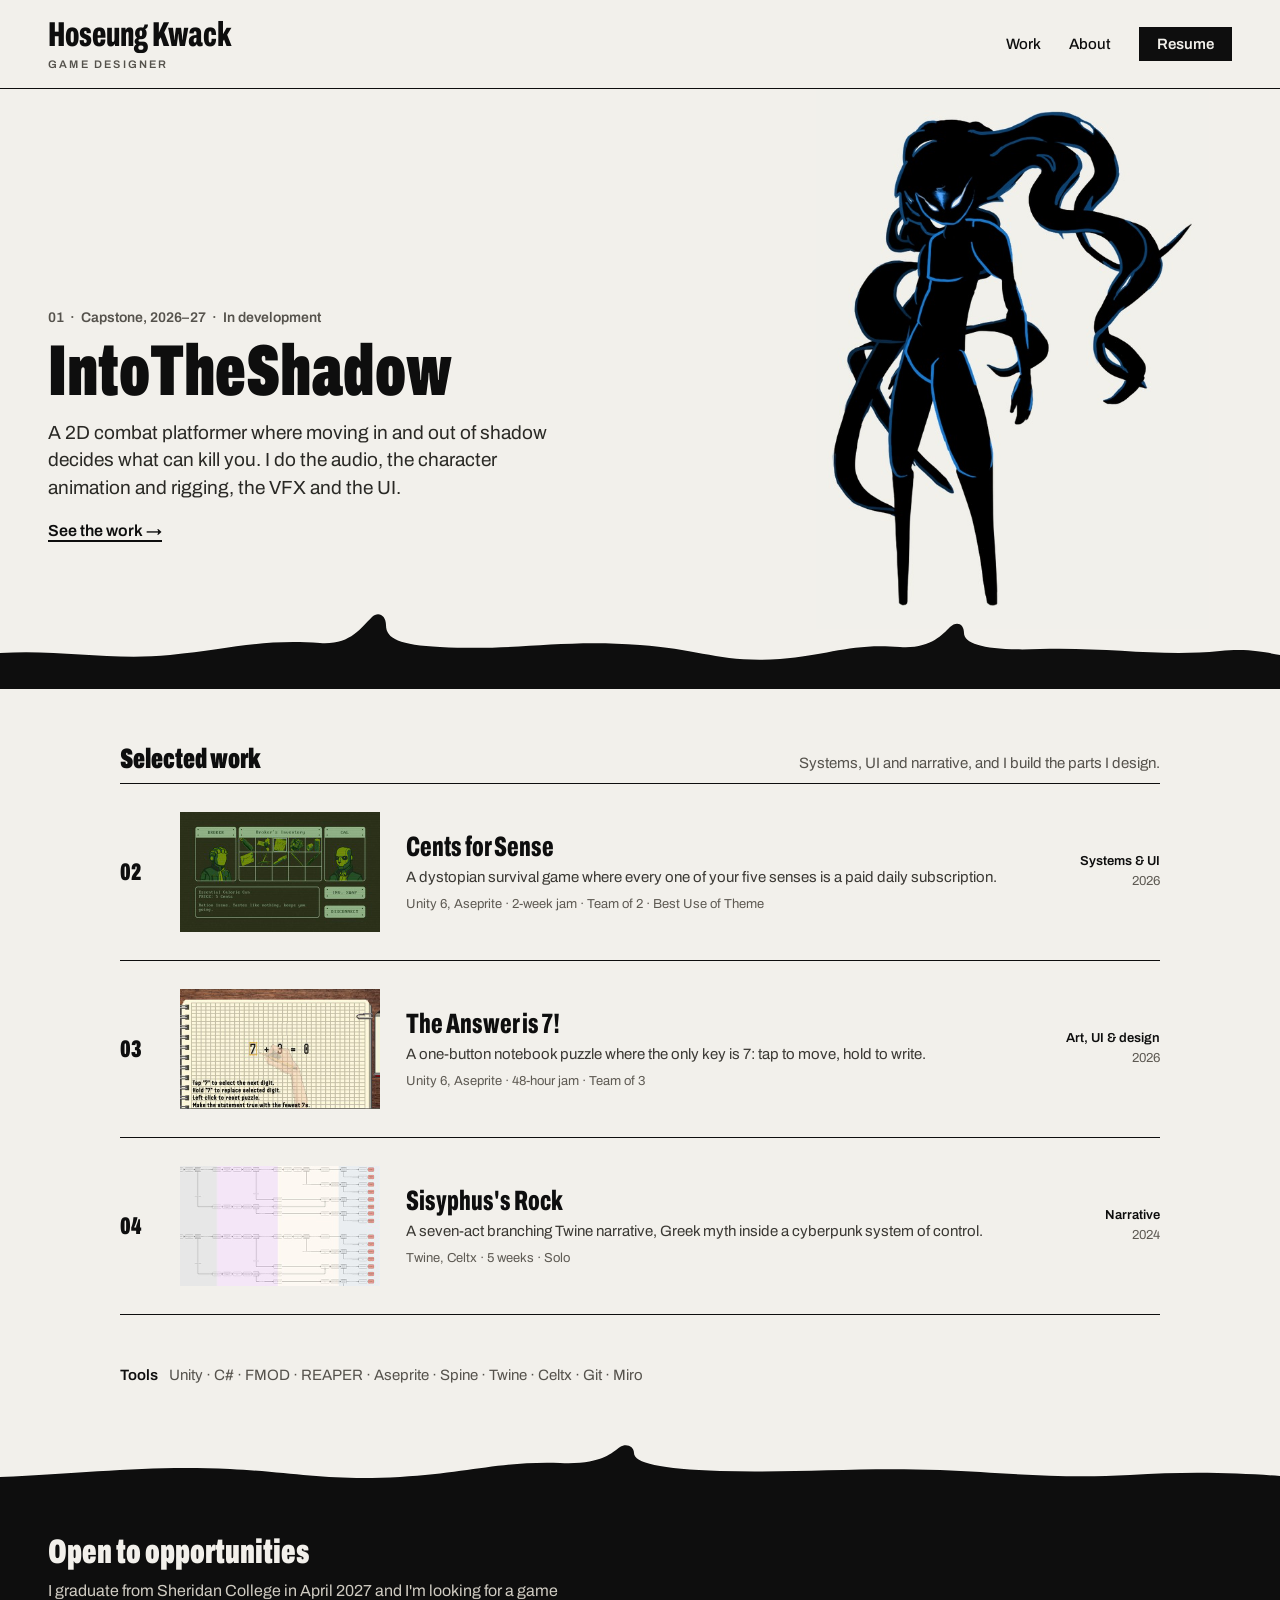
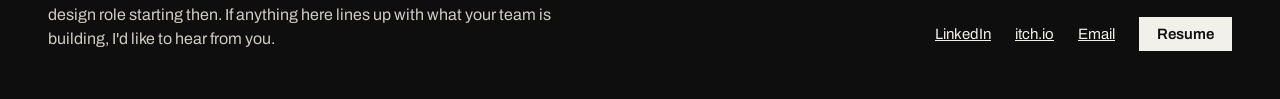
<file: index.html>
<!doctype html>
<html lang="en">
<head>
<meta charset="utf-8">
<meta name="viewport" content="width=device-width, initial-scale=1">
<title>Hoseung Kwack, Game Designer</title>
<meta name="description" content="Game design portfolio of Hoseung Kwack. Systems, UI and narrative.">
<meta property="og:title" content="Hoseung Kwack, Game Designer">
<meta property="og:description" content="Systems, UI and narrative, and I build the parts I design.">
<link rel="preconnect" href="https://fonts.googleapis.com">
<link rel="preconnect" href="https://fonts.gstatic.com" crossorigin>
<link href="https://fonts.googleapis.com/css2?family=Archivo:wdth,wght@62..125,100..900&display=swap" rel="stylesheet">
<link rel="stylesheet" href="css/style.css">
</head>
<body>

<header class="bar">
  <a href="index.html" class="brand">Hoseung Kwack<span class="brand-role">Game Designer</span></a>
  <nav class="nav" aria-label="Main">
    <a href="#work">Work</a>
    <a href="about.html">About</a>
    <a href="docs/Hoseung-Kwack-Resume.pdf" class="btn">Resume</a>
  </nav>
</header>

<main>

  <section class="hero" aria-labelledby="hero-title">
    <div class="hero-txt">
      <p class="kicker">01 &nbsp;·&nbsp; Capstone, 2026–27 &nbsp;·&nbsp; In development</p>
      <h1 id="hero-title" class="cond hero-h">IntoTheShadow</h1>
      <p class="hero-p">A 2D combat platformer where moving in and out of shadow decides what can kill you. I do the audio, the character animation and rigging, the VFX and the UI.</p>
      <a href="work/into-the-shadow.html" class="more">See the work →</a>
    </div>
    <div class="hero-art">
      <img src="img/its-character.jpg" alt="The IntoTheShadow player character, an ink silhouette lit by blue edge light" width="580" height="800">
    </div>
    <svg class="edge" viewBox="0 0 1280 110" preserveAspectRatio="none" aria-hidden="true"><path fill="#0E0E0E" d="M0,110 L0,74 C60,70 110,82 170,76 C230,70 260,60 320,64 C350,66 360,50 372,38 C378,32 386,36 386,46 C386,60 400,66 440,68 C520,72 560,60 640,66 C700,70 720,84 780,80 C830,76 850,64 900,68 C930,70 942,56 950,48 C956,42 964,44 964,54 C964,66 990,72 1040,70 C1110,68 1160,78 1220,72 C1250,69 1268,74 1280,76 L1280,110 Z"/></svg>
  </section>

  <section class="wrap" aria-labelledby="work">
    <div class="inner">

      <div class="index-head">
        <h2 id="work">Selected work</h2>
        <p>Systems, UI and narrative, and I build the parts I design.</p>
      </div>

      <ul class="list">
        <li>
          <a href="work/cents-for-sense.html" class="row">
            <span class="rn">02</span>
            <img class="rthumb" src="img/cents-for-sense.jpg" alt="Cents for Sense trade screen" width="400" height="240" loading="lazy">
            <span class="rtext">
              <span class="rt">Cents for Sense</span>
              <span class="rd">A dystopian survival game where every one of your five senses is a paid daily subscription.</span>
              <span class="rm">Unity 6, Aseprite · 2-week jam · Team of 2 · Best Use of Theme</span>
            </span>
            <span class="rr"><b>Systems &amp; UI</b>2026</span>
          </a>
        </li>
        <li>
          <a href="work/the-answer-is-7.html" class="row">
            <span class="rn">03</span>
            <img class="rthumb" src="img/the-answer-is-7.jpg" alt="The Answer is 7! notebook puzzle with a 7 written into the first slot" width="400" height="240" loading="lazy">
            <span class="rtext">
              <span class="rt">The Answer is 7!</span>
              <span class="rd">A one-button notebook puzzle where the only key is 7: tap to move, hold to write.</span>
              <span class="rm">Unity 6, Aseprite · 48-hour jam · Team of 3</span>
            </span>
            <span class="rr"><b>Art, UI &amp; design</b>2026</span>
          </a>
        </li>
        <li>
          <a href="work/sisyphus.html" class="row">
            <span class="rn">04</span>
            <img class="rthumb" src="img/sisyphus.jpg" alt="Part of the Sisyphus's Rock branch chart: acts in colour bands, endings in the right-hand column" width="400" height="240" loading="lazy">
            <span class="rtext">
              <span class="rt">Sisyphus's Rock</span>
              <span class="rd">A seven-act branching Twine narrative, Greek myth inside a cyberpunk system of control.</span>
              <span class="rm">Twine, Celtx · 5 weeks · Solo</span>
            </span>
            <span class="rr"><b>Narrative</b>2024</span>
          </a>
        </li>
      </ul>

      <p class="tools"><b>Tools</b> Unity · C# · FMOD · REAPER · Aseprite · Spine · Twine · Celtx · Git · Miro</p>

    </div>
  </section>

</main>

<footer id="about" class="site-foot">
  <svg viewBox="0 0 1280 60" preserveAspectRatio="none" aria-hidden="true"><path fill="#0E0E0E" d="M0,60 L0,34 C90,30 150,22 230,26 C300,30 330,38 400,34 C470,30 500,18 560,20 C600,22 612,10 620,4 C626,0 634,3 634,10 C634,20 660,26 720,28 C800,30 860,24 940,27 C1010,30 1060,36 1130,32 C1190,28 1240,30 1280,33 L1280,60 Z"/></svg>
  <div class="foot">
    <div>
      <h2>Open to opportunities</h2>
      <p>I graduate from Sheridan College in April 2027 and I'm looking for a game design role starting then. If anything here lines up with what your team is building, I'd like to hear from you.</p>
    </div>
    <div class="foot-links">
      <a href="https://www.linkedin.com/in/hoseung-kwack/">LinkedIn</a>
      <a href="https://hoseung-kwack.itch.io/">itch.io</a>
      <a href="mailto:hoseungkwack@gmail.com">Email</a>
      <a href="docs/Hoseung-Kwack-Resume.pdf" class="btn btn-light">Resume</a>
    </div>
  </div>
</footer>

</body>
</html>
</file>
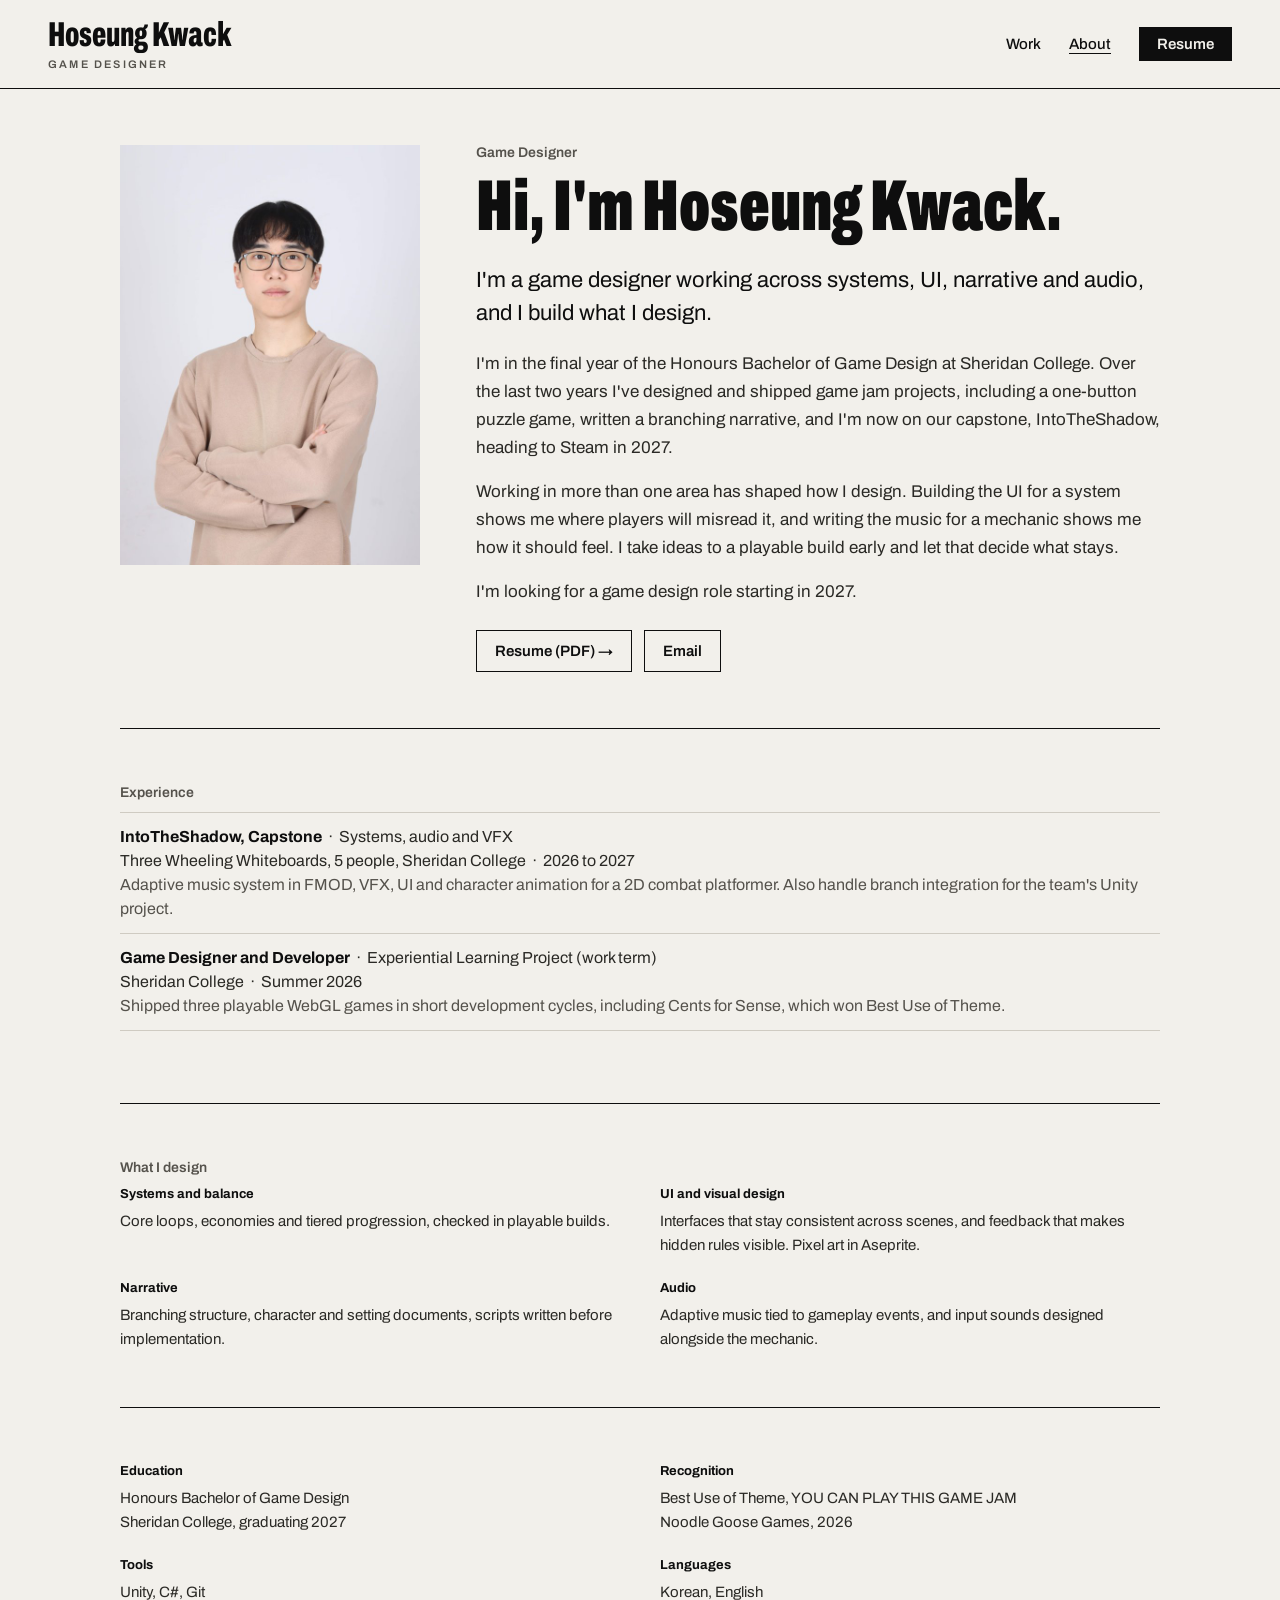
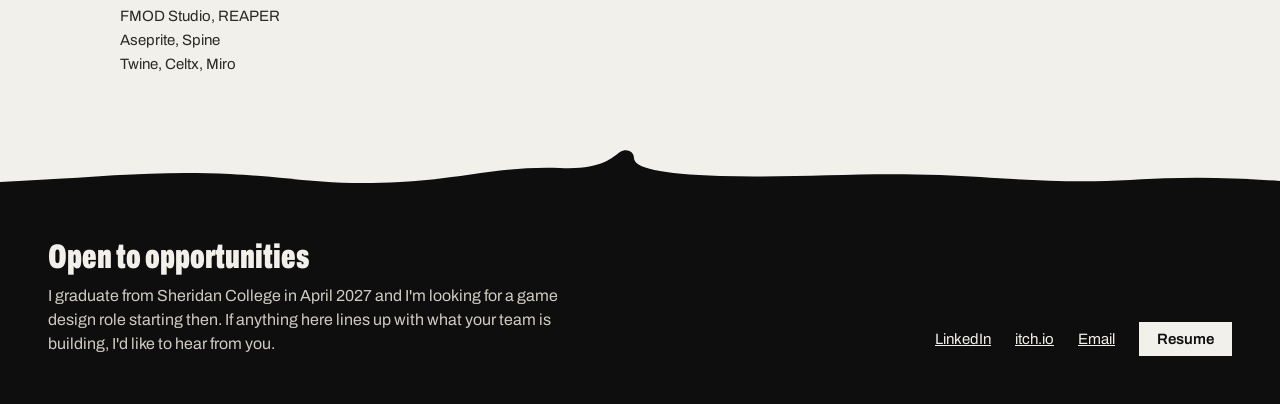
<file: about.html>
<!doctype html>
<html lang="en">
<head>
<meta charset="utf-8">
<meta name="viewport" content="width=device-width, initial-scale=1">
<title>About | Hoseung Kwack</title>
<meta name="description" content="Hoseung Kwack, game designer. Systems, UI, narrative and audio.">
<link rel="preconnect" href="https://fonts.googleapis.com">
<link rel="preconnect" href="https://fonts.gstatic.com" crossorigin>
<link href="https://fonts.googleapis.com/css2?family=Archivo:wdth,wght@62..125,100..900&display=swap" rel="stylesheet">
<link rel="stylesheet" href="css/style.css">
</head>
<body>

<header class="bar">
  <a href="index.html" class="brand">Hoseung Kwack<span class="brand-role">Game Designer</span></a>
  <nav class="nav" aria-label="Main">
    <a href="index.html#work">Work</a>
    <a href="about.html" aria-current="page">About</a>
    <a href="docs/Hoseung-Kwack-Resume.pdf" class="btn">Resume</a>
  </nav>
</header>

<main>

  <div class="wrap">
    <div class="inner">

      <div class="about">
        <figure class="about-photo" style="margin: 0">
          <img src="img/hoseung.jpg" alt="Portrait of Hoseung Kwack" width="640" height="896">
        </figure>

        <div>
          <p class="kicker">Game Designer</p>
          <h1 class="cs-h" style="margin-bottom: 24px">Hi, I'm Hoseung Kwack.</h1>
          <p class="about-lead">I'm a game designer working across systems, UI, narrative and audio, and I build what I design.</p>
          <p class="body">I'm in the final year of the Honours Bachelor of Game Design at Sheridan College. Over the last two years I've designed and shipped game jam projects, including a one-button puzzle game, written a branching narrative, and I'm now on our capstone, IntoTheShadow, heading to Steam in 2027.</p>
          <p class="body">Working in more than one area has shaped how I design. Building the UI for a system shows me where players will misread it, and writing the music for a mechanic shows me how it should feel. I take ideas to a playable build early and let that decide what stays.</p>
          <p class="body">I'm looking for a game design role starting in 2027.</p>
          <div class="mats" style="margin-top: 24px">
            <a href="docs/Hoseung-Kwack-Resume.pdf" class="mat">Resume (PDF) →</a>
            <a href="mailto:hoseungkwack@gmail.com" class="mat">Email</a>
          </div>
        </div>
      </div>

      <section class="sec" style="margin-top: 32px">
        <p class="lbl">Experience</p>
        <ul class="facts">
          <li><b>IntoTheShadow, Capstone</b> &nbsp;·&nbsp; Systems, audio and VFX<br>Three Wheeling Whiteboards, 5 people, Sheridan College &nbsp;·&nbsp; 2026 to 2027<br><span style="color: var(--muted)">Adaptive music system in FMOD, VFX, UI and character animation for a 2D combat platformer. Also handle branch integration for the team's Unity project.</span></li>
          <li><b>Game Designer and Developer</b> &nbsp;·&nbsp; Experiential Learning Project (work term)<br>Sheridan College &nbsp;·&nbsp; Summer 2026<br><span style="color: var(--muted)">Shipped three playable WebGL games in short development cycles, including Cents for Sense, which won Best Use of Theme.</span></li>
        </ul>
      </section>

      <section class="sec">
        <p class="lbl">What I design</p>
        <div class="about-cols">
          <div>
            <h3>Systems and balance</h3>
            <p>Core loops, economies and tiered progression, checked in playable builds.</p>
          </div>
          <div>
            <h3>UI and visual design</h3>
            <p>Interfaces that stay consistent across scenes, and feedback that makes hidden rules visible. Pixel art in Aseprite.</p>
          </div>
          <div>
            <h3>Narrative</h3>
            <p>Branching structure, character and setting documents, scripts written before implementation.</p>
          </div>
          <div>
            <h3>Audio</h3>
            <p>Adaptive music tied to gameplay events, and input sounds designed alongside the mechanic.</p>
          </div>
        </div>
      </section>

      <section class="sec" style="padding-bottom: 72px">
        <div class="about-cols">
          <div>
            <h3>Education</h3>
            <p>Honours Bachelor of Game Design<br>Sheridan College, graduating 2027</p>
          </div>
          <div>
            <h3>Recognition</h3>
            <p>Best Use of Theme, YOU CAN PLAY THIS GAME JAM<br>Noodle Goose Games, 2026</p>
          </div>
          <div>
            <h3>Tools</h3>
            <ul>
              <li>Unity, C#, Git</li>
              <li>FMOD Studio, REAPER</li>
              <li>Aseprite, Spine</li>
              <li>Twine, Celtx, Miro</li>
            </ul>
          </div>
          <div>
            <h3>Languages</h3>
            <p>Korean, English</p>
          </div>
        </div>
      </section>

    </div>
  </div>

</main>

<footer id="contact" class="site-foot" style="margin-top: 0">
  <svg viewBox="0 0 1280 60" preserveAspectRatio="none" aria-hidden="true"><path fill="#0E0E0E" d="M0,60 L0,34 C90,30 150,22 230,26 C300,30 330,38 400,34 C470,30 500,18 560,20 C600,22 612,10 620,4 C626,0 634,3 634,10 C634,20 660,26 720,28 C800,30 860,24 940,27 C1010,30 1060,36 1130,32 C1190,28 1240,30 1280,33 L1280,60 Z"/></svg>
  <div class="foot">
    <div>
      <h2>Open to opportunities</h2>
      <p>I graduate from Sheridan College in April 2027 and I'm looking for a game design role starting then. If anything here lines up with what your team is building, I'd like to hear from you.</p>
    </div>
    <div class="foot-links">
      <a href="https://www.linkedin.com/in/hoseung-kwack/">LinkedIn</a>
      <a href="https://hoseung-kwack.itch.io/">itch.io</a>
      <a href="mailto:hoseungkwack@gmail.com">Email</a>
      <a href="docs/Hoseung-Kwack-Resume.pdf" class="btn btn-light">Resume</a>
    </div>
  </div>
</footer>

</body>
</html>
</file>
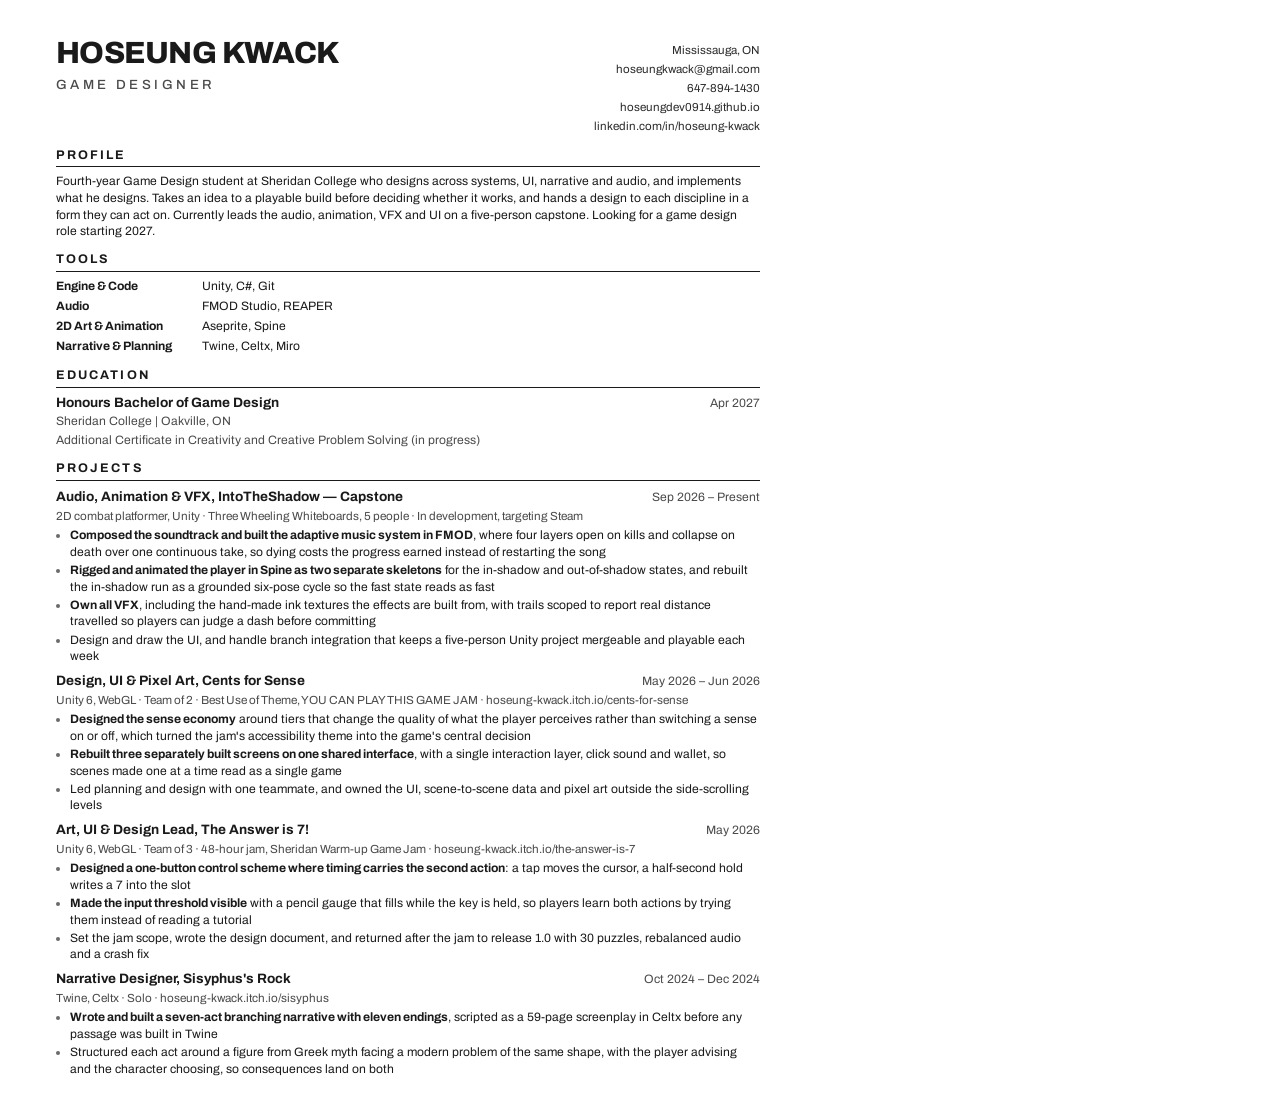
<file: _resume-source/resume.html>
<!doctype html>
<html lang="en">
<head>
<meta charset="utf-8">
<title>Hoseung Kwack — Game Designer</title>
<style>
@font-face {
  font-family: 'Archivo';
  src: url('archivo.woff2') format('woff2-variations');
  font-weight: 100 900;
  font-style: normal;
}
@page { size: Letter; margin: 0; }
* { box-sizing: border-box; }
html, body { margin: 0; padding: 0; }
body {
  font-family: 'Archivo', 'Helvetica Neue', Arial, sans-serif;
  color: #1A1A1A;
  background: #fff;
  font-size: 9.1pt;
  line-height: 1.37;
  -webkit-font-smoothing: antialiased;
}
.page { width: 8.5in; min-height: 11in; padding: 0.40in 0.58in 0.26in; }

/* header */
.head { display: flex; justify-content: space-between; align-items: flex-start; gap: 24px; }
.name { font-size: 23pt; font-weight: 800; letter-spacing: -0.015em; line-height: 1; margin: 0; }
.role { margin: 7px 0 0; font-size: 10pt; font-weight: 500; letter-spacing: 0.26em; text-transform: uppercase; color: #4A4A4A; }
.contact { text-align: right; font-size: 8.7pt; line-height: 1.62; color: #2B2B2B; padding-top: 3px; white-space: nowrap; }
.contact a { color: #2B2B2B; text-decoration: none; }

/* sections */
h2 {
  margin: 11.5px 0 0; padding-bottom: 2.5px;
  font-size: 9.4pt; font-weight: 700; letter-spacing: 0.17em; text-transform: uppercase;
  border-bottom: 1.1px solid #1A1A1A;
}
.sec { margin-top: 6px; }
p { margin: 0; }

/* tools */
.tools { margin-top: 6px; display: grid; grid-template-columns: 1.42in 1fr; row-gap: 3.5px; column-gap: 10px; }
.tools dt { font-weight: 700; }
.tools dd { margin: 0; }

/* education */
.edu-row { display: flex; justify-content: space-between; align-items: baseline; gap: 16px; margin-top: 6px; }
.edu-row b { font-size: 10.2pt; }
.edu-sub { color: #4A4A4A; }
.when { color: #4A4A4A; white-space: nowrap; }

/* projects */
.proj { margin-top: 7px; break-inside: avoid; }
.proj:first-of-type { margin-top: 6px; }
.proj-top { display: flex; justify-content: space-between; align-items: baseline; gap: 16px; }
.proj-title { font-size: 10.2pt; font-weight: 700; }
.proj-meta { margin: 1.5px 0 3px; color: #4A4A4A; font-size: 8.8pt; }
.proj-meta a { color: #4A4A4A; text-decoration: none; }
ul { margin: 0; padding-left: 14px; }
li { margin-bottom: 1.6px; }
li::marker { color: #6A6A6A; }
b.k { font-weight: 700; }
</style>
</head>
<body>
<div class="page">

  <header class="head">
    <div>
      <h1 class="name">HOSEUNG KWACK</h1>
      <p class="role">Game Designer</p>
    </div>
    <div class="contact">
      Mississauga, ON<br>
      hoseungkwack@gmail.com<br>
      647-894-1430<br>
      <a href="https://hoseungdev0914.github.io">hoseungdev0914.github.io</a><br>
      <a href="https://www.linkedin.com/in/hoseung-kwack">linkedin.com/in/hoseung-kwack</a>
    </div>
  </header>

  <h2>Profile</h2>
  <div class="sec">
    <p>Fourth-year Game Design student at Sheridan College who designs across systems, UI, narrative and audio, and implements what he designs. Takes an idea to a playable build before deciding whether it works, and hands a design to each discipline in a form they can act on. Currently leads the audio, animation, VFX and UI on a five-person capstone. Looking for a game design role starting 2027.</p>
  </div>

  <h2>Tools</h2>
  <dl class="tools">
    <dt>Engine &amp; Code</dt><dd>Unity, C#, Git</dd>
    <dt>Audio</dt><dd>FMOD Studio, REAPER</dd>
    <dt>2D Art &amp; Animation</dt><dd>Aseprite, Spine</dd>
    <dt>Narrative &amp; Planning</dt><dd>Twine, Celtx, Miro</dd>
  </dl>

  <h2>Education</h2>
  <div class="edu-row">
    <div>
      <b>Honours Bachelor of Game Design</b><br>
      <span class="edu-sub">Sheridan College | Oakville, ON</span>
    </div>
    <span class="when">Apr 2027</span>
  </div>
  <p class="edu-sub" style="margin-top:3px">Additional Certificate in Creativity and Creative Problem Solving (in progress)</p>

  <h2>Projects</h2>

  <div class="proj">
    <div class="proj-top">
      <span class="proj-title">Audio, Animation &amp; VFX, IntoTheShadow — Capstone</span>
      <span class="when">Sep 2026 – Present</span>
    </div>
    <p class="proj-meta">2D combat platformer, Unity · Three Wheeling Whiteboards, 5 people · In development, targeting Steam</p>
    <ul>
      <li><b class="k">Composed the soundtrack and built the adaptive music system in FMOD</b>, where four layers open on kills and collapse on death over one continuous take, so dying costs the progress earned instead of restarting the song</li>
      <li><b class="k">Rigged and animated the player in Spine as two separate skeletons</b> for the in-shadow and out-of-shadow states, and rebuilt the in-shadow run as a grounded six-pose cycle so the fast state reads as fast</li>
      <li><b class="k">Own all VFX</b>, including the hand-made ink textures the effects are built from, with trails scoped to report real distance travelled so players can judge a dash before committing</li>
      <li>Design and draw the UI, and handle branch integration that keeps a five-person Unity project mergeable and playable each week</li>
    </ul>
  </div>

  <div class="proj">
    <div class="proj-top">
      <span class="proj-title">Design, UI &amp; Pixel Art, Cents for Sense</span>
      <span class="when">May 2026 – Jun 2026</span>
    </div>
    <p class="proj-meta">Unity 6, WebGL · Team of 2 · Best Use of Theme, YOU CAN PLAY THIS GAME JAM · <a href="https://hoseung-kwack.itch.io/cents-for-sense">hoseung-kwack.itch.io/cents-for-sense</a></p>
    <ul>
      <li><b class="k">Designed the sense economy</b> around tiers that change the quality of what the player perceives rather than switching a sense on or off, which turned the jam's accessibility theme into the game's central decision</li>
      <li><b class="k">Rebuilt three separately built screens on one shared interface</b>, with a single interaction layer, click sound and wallet, so scenes made one at a time read as a single game</li>
      <li>Led planning and design with one teammate, and owned the UI, scene-to-scene data and pixel art outside the side-scrolling levels</li>
    </ul>
  </div>

  <div class="proj">
    <div class="proj-top">
      <span class="proj-title">Art, UI &amp; Design Lead, The Answer is 7!</span>
      <span class="when">May 2026</span>
    </div>
    <p class="proj-meta">Unity 6, WebGL · Team of 3 · 48-hour jam, Sheridan Warm-up Game Jam · <a href="https://hoseung-kwack.itch.io/the-answer-is-7">hoseung-kwack.itch.io/the-answer-is-7</a></p>
    <ul>
      <li><b class="k">Designed a one-button control scheme where timing carries the second action</b>: a tap moves the cursor, a half-second hold writes a 7 into the slot</li>
      <li><b class="k">Made the input threshold visible</b> with a pencil gauge that fills while the key is held, so players learn both actions by trying them instead of reading a tutorial</li>
      <li>Set the jam scope, wrote the design document, and returned after the jam to release 1.0 with 30 puzzles, rebalanced audio and a crash fix</li>
    </ul>
  </div>

  <div class="proj">
    <div class="proj-top">
      <span class="proj-title">Narrative Designer, Sisyphus's Rock</span>
      <span class="when">Oct 2024 – Dec 2024</span>
    </div>
    <p class="proj-meta">Twine, Celtx · Solo · <a href="https://hoseung-kwack.itch.io/sisyphus">hoseung-kwack.itch.io/sisyphus</a></p>
    <ul>
      <li><b class="k">Wrote and built a seven-act branching narrative with eleven endings</b>, scripted as a 59-page screenplay in Celtx before any passage was built in Twine</li>
      <li>Structured each act around a figure from Greek myth facing a modern problem of the same shape, with the player advising and the character choosing, so consequences land on both</li>
    </ul>
  </div>

</div>
</body>
</html>
</file>
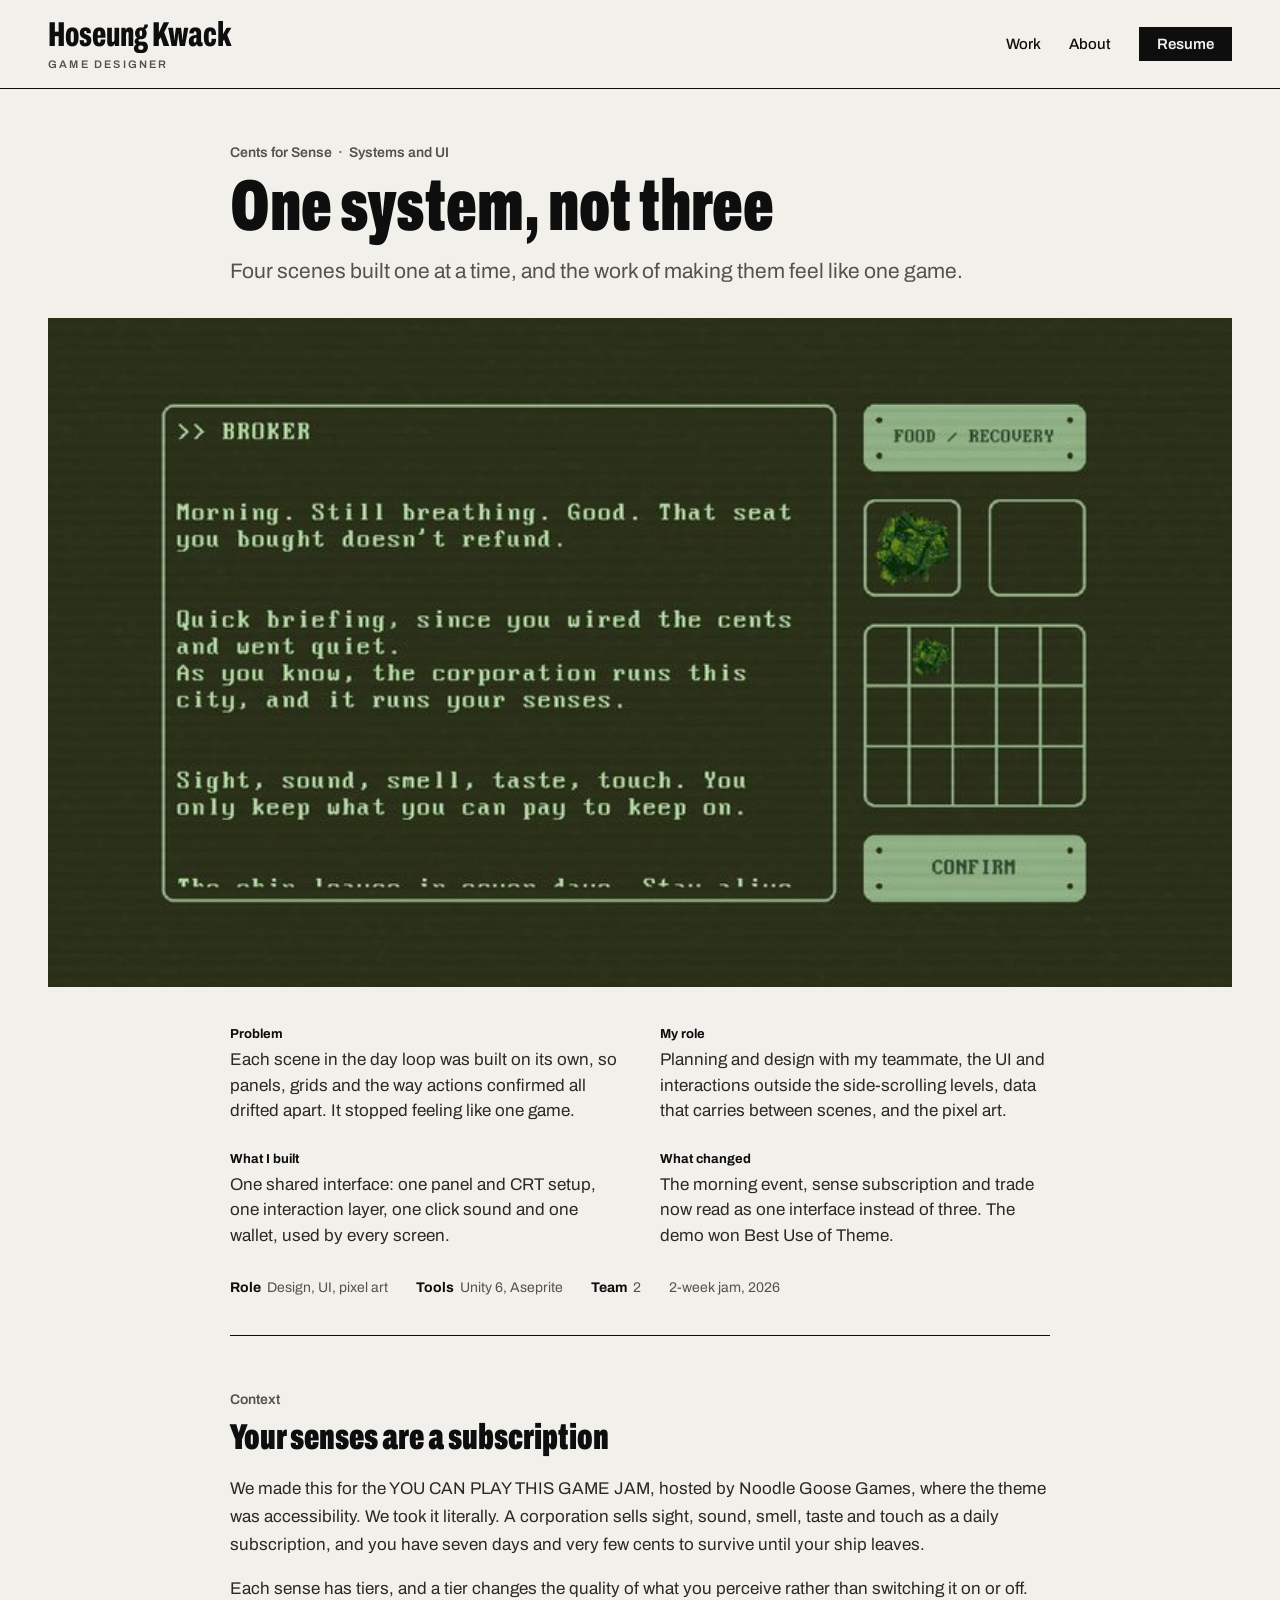
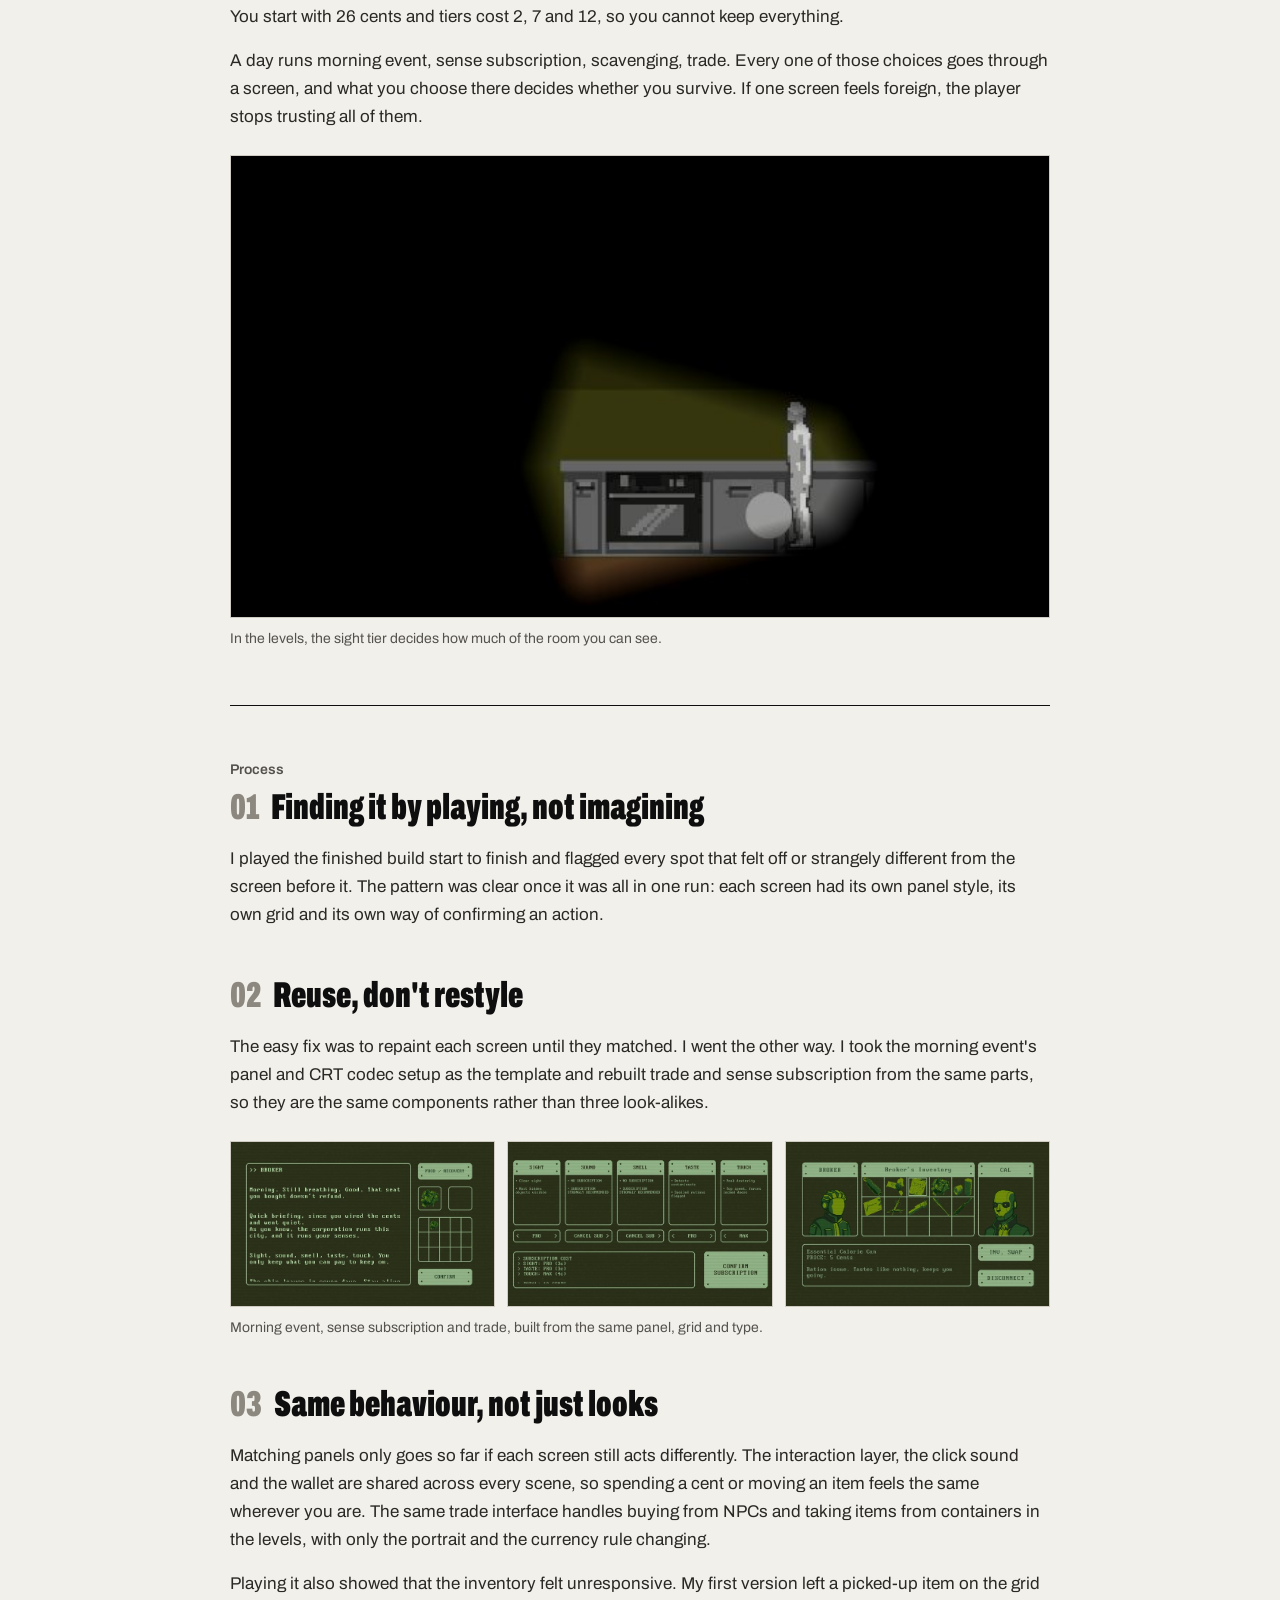
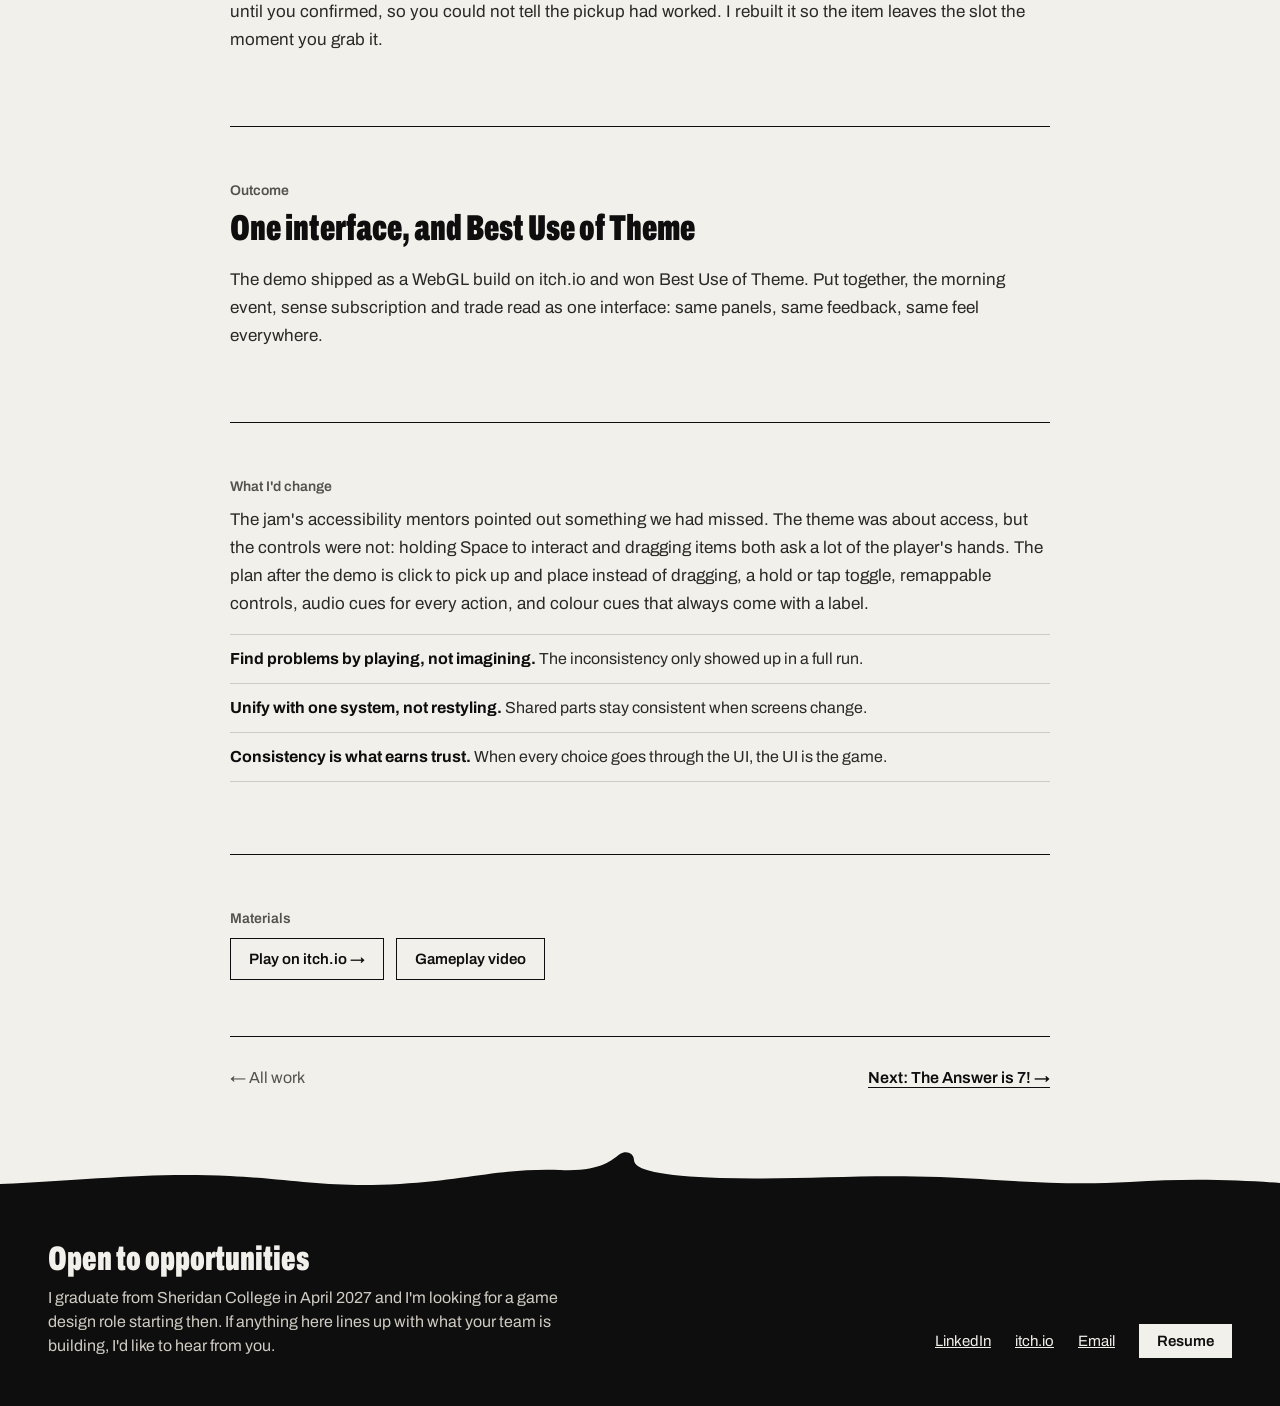
<file: work/cents-for-sense.html>
<!doctype html>
<html lang="en">
<head>
<meta charset="utf-8">
<meta name="viewport" content="width=device-width, initial-scale=1">
<title>One system, not three | Cents for Sense | Hoseung Kwack</title>
<meta name="description" content="How four separately built screens in Cents for Sense became one interface.">
<link rel="preconnect" href="https://fonts.googleapis.com">
<link rel="preconnect" href="https://fonts.gstatic.com" crossorigin>
<link href="https://fonts.googleapis.com/css2?family=Archivo:wdth,wght@62..125,100..900&display=swap" rel="stylesheet">
<link rel="stylesheet" href="../css/style.css">
</head>
<body>

<header class="bar">
  <a href="../index.html" class="brand">Hoseung Kwack<span class="brand-role">Game Designer</span></a>
  <nav class="nav" aria-label="Main">
    <a href="../index.html#work">Work</a>
    <a href="../about.html">About</a>
    <a href="../docs/Hoseung-Kwack-Resume.pdf" class="btn">Resume</a>
  </nav>
</header>

<main>

  <div class="wrap">
    <div class="inner-narrow cs-head">
      <p class="kicker">Cents for Sense &nbsp;·&nbsp; Systems and UI</p>
      <h1 class="cs-h">One system, not three</h1>
      <p class="cs-sub">Four scenes built one at a time, and the work of making them feel like one game.</p>
    </div>
  </div>

  <div class="wrap">
    <div class="cs-media">
      <img src="../img/cfs-morning-event.jpg" alt="Morning event screen: the broker's briefing, a food and recovery slot, and a confirm button inside a green CRT panel" width="765" height="432">
    </div>
  </div>

  <div class="wrap">
    <div class="inner-narrow">

      <dl class="sum">
        <div>
          <dt>Problem</dt>
          <dd>Each scene in the day loop was built on its own, so panels, grids and the way actions confirmed all drifted apart. It stopped feeling like one game.</dd>
        </div>
        <div>
          <dt>My role</dt>
          <dd>Planning and design with my teammate, the UI and interactions outside the side-scrolling levels, data that carries between scenes, and the pixel art.</dd>
        </div>
        <div>
          <dt>What I built</dt>
          <dd>One shared interface: one panel and CRT setup, one interaction layer, one click sound and one wallet, used by every screen.</dd>
        </div>
        <div>
          <dt>What changed</dt>
          <dd>The morning event, sense subscription and trade now read as one interface instead of three. The demo won Best Use of Theme.</dd>
        </div>
      </dl>

      <p class="meta">
        <span><b>Role</b>Design, UI, pixel art</span>
        <span><b>Tools</b>Unity 6, Aseprite</span>
        <span><b>Team</b>2</span>
        <span>2-week jam, 2026</span>
      </p>

      <section class="sec">
        <p class="lbl">Context</p>
        <h2 class="h2">Your senses are a subscription</h2>
        <p class="body">We made this for the YOU CAN PLAY THIS GAME JAM, hosted by Noodle Goose Games, where the theme was accessibility. We took it literally. A corporation sells sight, sound, smell, taste and touch as a daily subscription, and you have seven days and very few cents to survive until your ship leaves.</p>
        <p class="body">Each sense has tiers, and a tier changes the quality of what you perceive rather than switching it on or off. You start with 26 cents and tiers cost 2, 7 and 12, so you cannot keep everything.</p>
        <p class="body">A day runs morning event, sense subscription, scavenging, trade. Every one of those choices goes through a screen, and what you choose there decides whether you survive. If one screen feels foreign, the player stops trusting all of them.</p>
        <figure class="fig">
          <img src="../img/cfs-level-lighting.jpg" alt="Platform level where the light around the player depends on the sight subscription" width="582" height="328" loading="lazy">
          <figcaption>In the levels, the sight tier decides how much of the room you can see.</figcaption>
        </figure>
      </section>

      <section class="sec">
        <p class="lbl">Process</p>

        <div class="step">
          <h2 class="h2"><span class="sn">01</span>Finding it by playing, not imagining</h2>
          <p class="body">I played the finished build start to finish and flagged every spot that felt off or strangely different from the screen before it. The pattern was clear once it was all in one run: each screen had its own panel style, its own grid and its own way of confirming an action.</p>
        </div>

        <div class="step">
          <h2 class="h2"><span class="sn">02</span>Reuse, don't restyle</h2>
          <p class="body">The easy fix was to repaint each screen until they matched. I went the other way. I took the morning event's panel and CRT codec setup as the template and rebuilt trade and sense subscription from the same parts, so they are the same components rather than three look-alikes.</p>
          <figure class="fig">
            <div class="shots">
              <img src="../img/cfs-morning-event.jpg" alt="Morning event screen" width="765" height="432" loading="lazy">
              <img src="../img/cfs-sense-subscription.jpg" alt="Sense subscription screen with a card and tier selector for each of the five senses" width="766" height="432" loading="lazy">
              <img src="../img/cfs-trade-broker.jpg" alt="Trade screen with the broker's inventory between two portraits" width="740" height="413" loading="lazy">
            </div>
            <figcaption>Morning event, sense subscription and trade, built from the same panel, grid and type.</figcaption>
          </figure>
        </div>

        <div class="step">
          <h2 class="h2"><span class="sn">03</span>Same behaviour, not just looks</h2>
          <p class="body">Matching panels only goes so far if each screen still acts differently. The interaction layer, the click sound and the wallet are shared across every scene, so spending a cent or moving an item feels the same wherever you are. The same trade interface handles buying from NPCs and taking items from containers in the levels, with only the portrait and the currency rule changing.</p>
          <p class="body">Playing it also showed that the inventory felt unresponsive. My first version left a picked-up item on the grid until you confirmed, so you could not tell the pickup had worked. I rebuilt it so the item leaves the slot the moment you grab it.</p>
        </div>
      </section>

      <section class="sec">
        <p class="lbl">Outcome</p>
        <h2 class="h2">One interface, and Best Use of Theme</h2>
        <p class="body">The demo shipped as a WebGL build on itch.io and won Best Use of Theme. Put together, the morning event, sense subscription and trade read as one interface: same panels, same feedback, same feel everywhere.</p>
      </section>

      <section class="sec">
        <p class="lbl">What I'd change</p>
        <p class="body">The jam's accessibility mentors pointed out something we had missed. The theme was about access, but the controls were not: holding Space to interact and dragging items both ask a lot of the player's hands. The plan after the demo is click to pick up and place instead of dragging, a hold or tap toggle, remappable controls, audio cues for every action, and colour cues that always come with a label.</p>
        <ul class="facts">
          <li><b>Find problems by playing, not imagining.</b> The inconsistency only showed up in a full run.</li>
          <li><b>Unify with one system, not restyling.</b> Shared parts stay consistent when screens change.</li>
          <li><b>Consistency is what earns trust.</b> When every choice goes through the UI, the UI is the game.</li>
        </ul>
      </section>

      <section class="sec">
        <p class="lbl">Materials</p>
        <div class="mats">
          <a href="https://hoseung-kwack.itch.io/cents-for-sense" class="mat">Play on itch.io →</a>
          <a href="https://www.youtube.com/watch?v=CfD5fOcydkQ" class="mat">Gameplay video</a>
        </div>
      </section>

      <nav class="pager" aria-label="Case studies">
        <a href="../index.html#work">← All work</a>
        <a href="the-answer-is-7.html">Next: The Answer is 7! →</a>
      </nav>

    </div>
  </div>

</main>

<footer id="about" class="site-foot" style="margin-top: 0">
  <svg viewBox="0 0 1280 60" preserveAspectRatio="none" aria-hidden="true"><path fill="#0E0E0E" d="M0,60 L0,34 C90,30 150,22 230,26 C300,30 330,38 400,34 C470,30 500,18 560,20 C600,22 612,10 620,4 C626,0 634,3 634,10 C634,20 660,26 720,28 C800,30 860,24 940,27 C1010,30 1060,36 1130,32 C1190,28 1240,30 1280,33 L1280,60 Z"/></svg>
  <div class="foot">
    <div>
      <h2>Open to opportunities</h2>
      <p>I graduate from Sheridan College in April 2027 and I'm looking for a game design role starting then. If anything here lines up with what your team is building, I'd like to hear from you.</p>
    </div>
    <div class="foot-links">
      <a href="https://www.linkedin.com/in/hoseung-kwack/">LinkedIn</a>
      <a href="https://hoseung-kwack.itch.io/">itch.io</a>
      <a href="mailto:hoseungkwack@gmail.com">Email</a>
      <a href="../docs/Hoseung-Kwack-Resume.pdf" class="btn btn-light">Resume</a>
    </div>
  </div>
</footer>

</body>
</html>
</file>
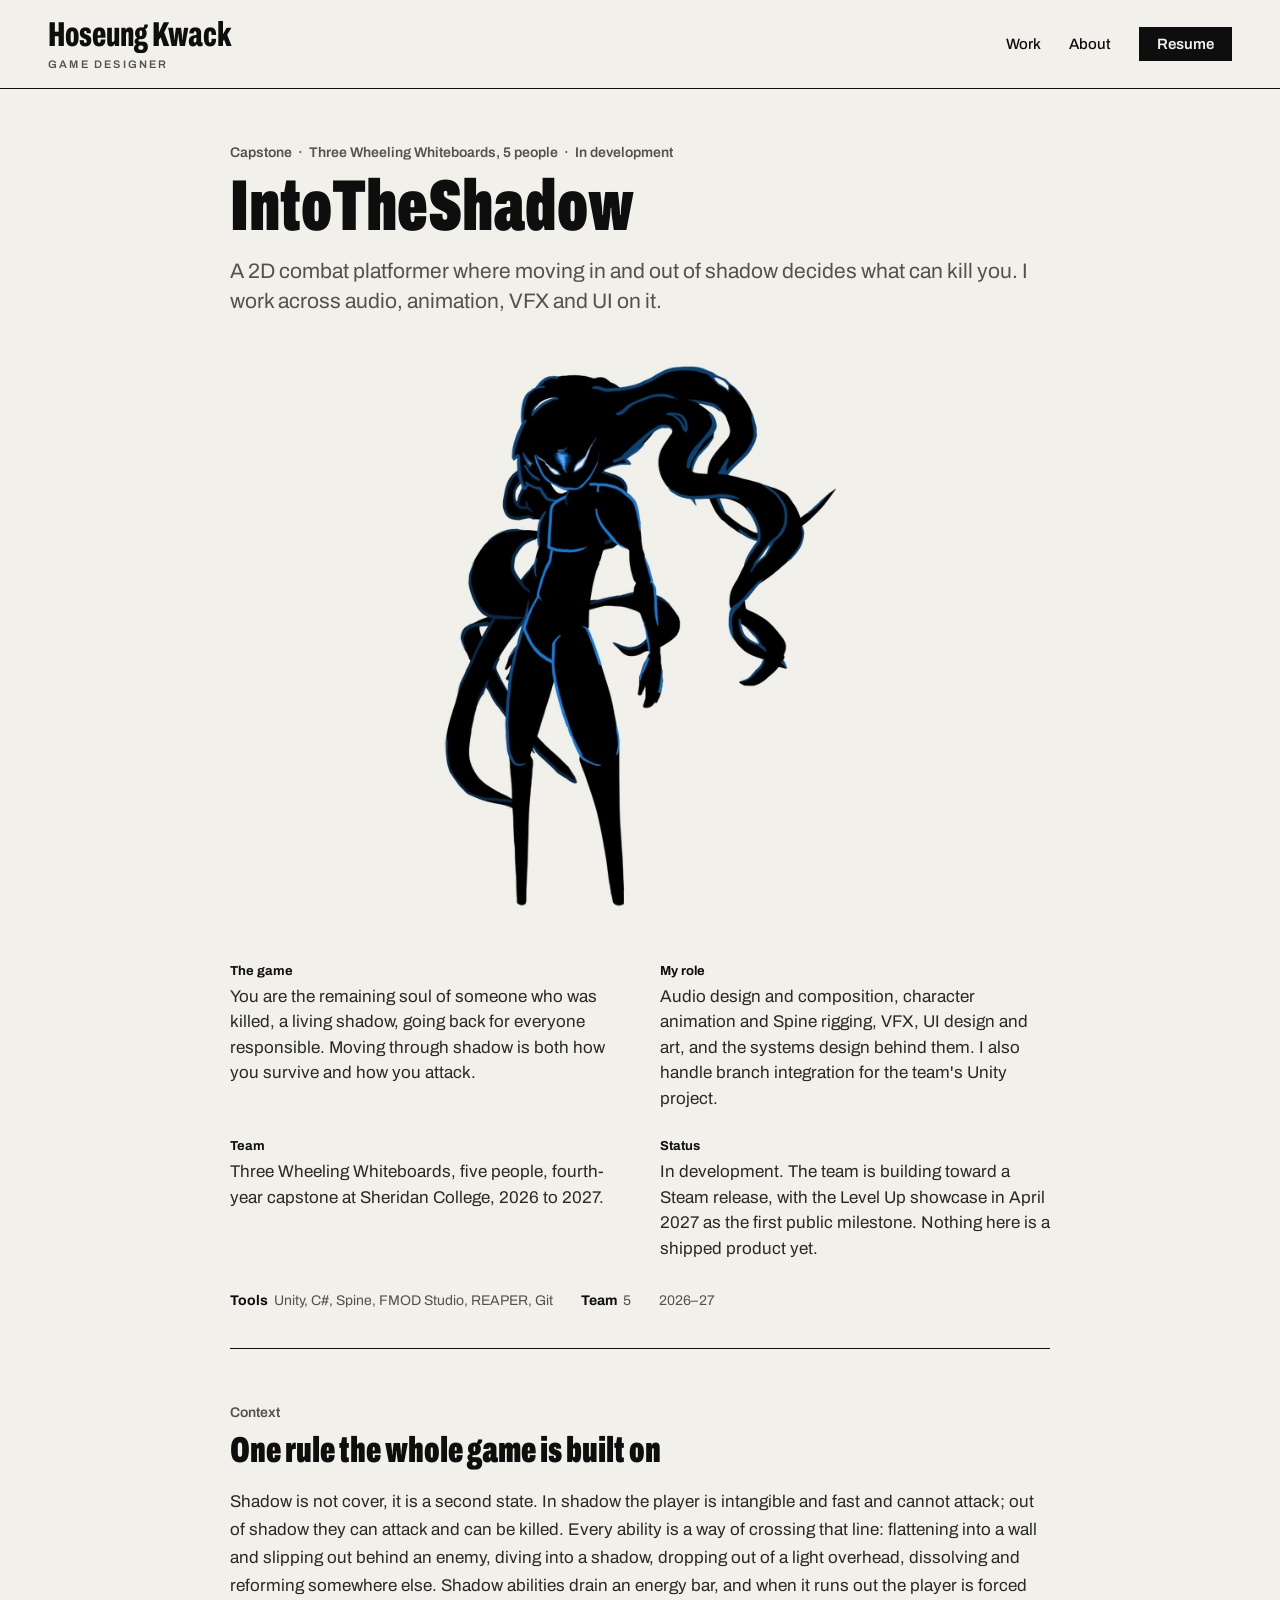
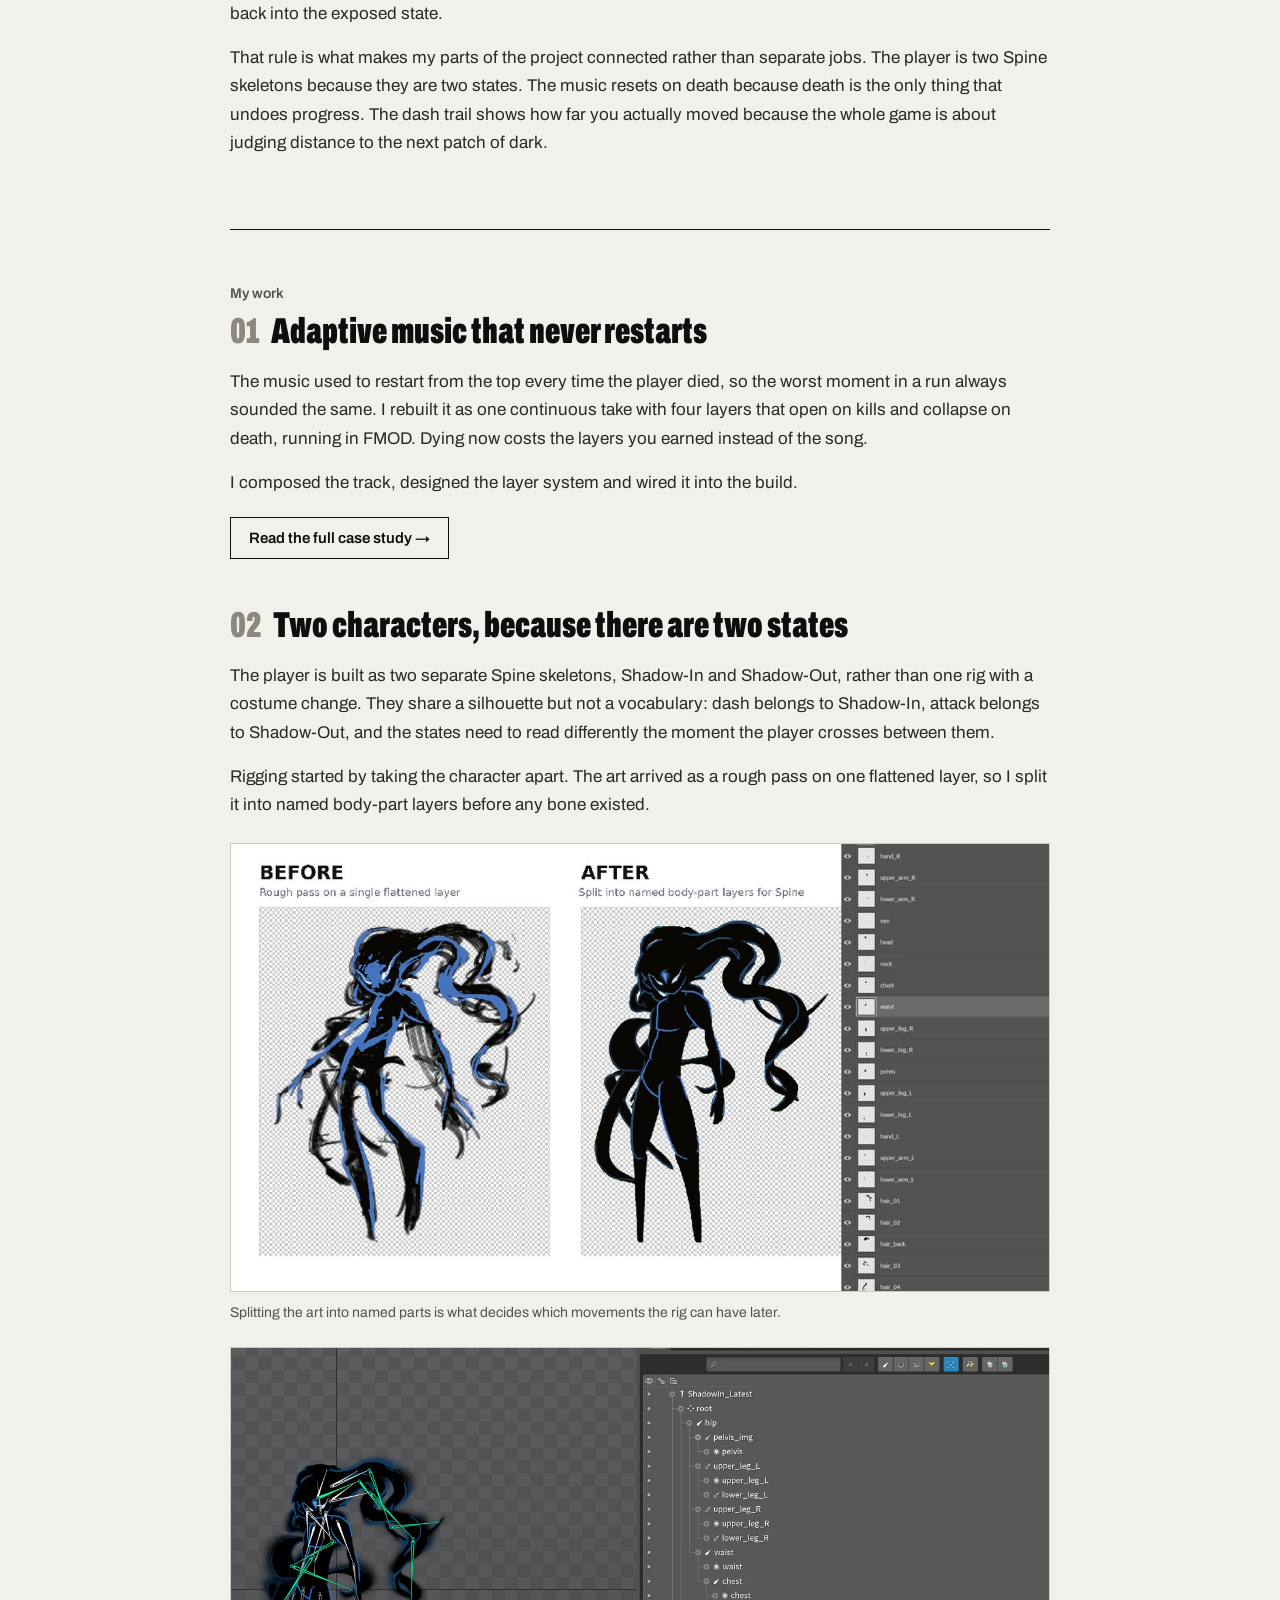
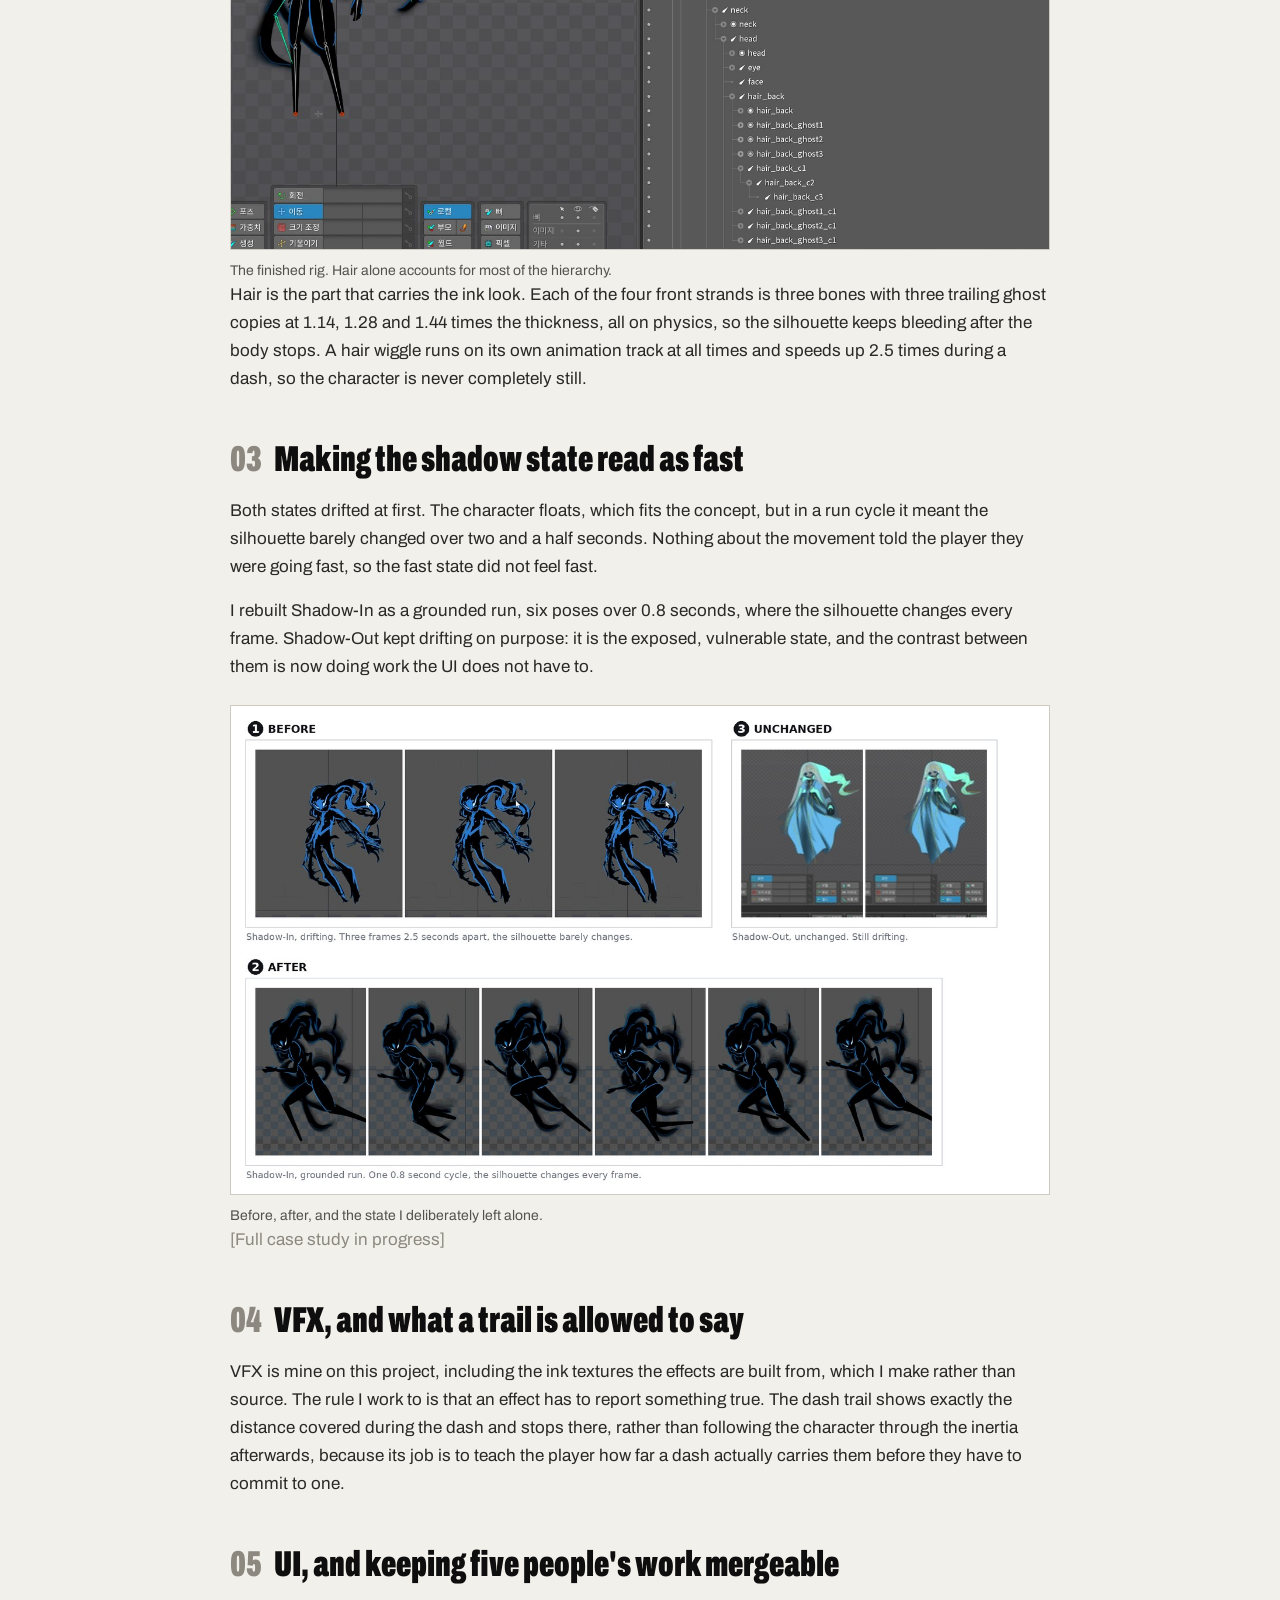
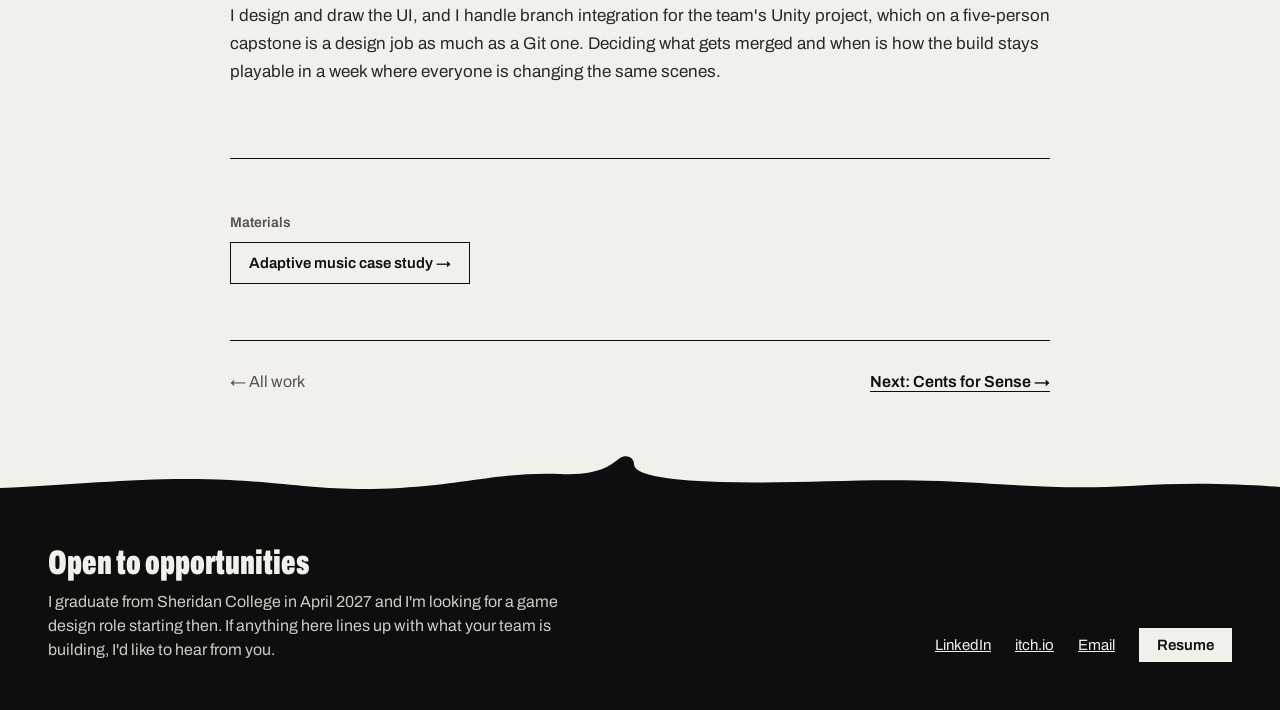
<file: work/into-the-shadow.html>
<!doctype html>
<html lang="en">
<head>
<meta charset="utf-8">
<meta name="viewport" content="width=device-width, initial-scale=1">
<title>IntoTheShadow | Hoseung Kwack</title>
<meta name="description" content="IntoTheShadow, a 2D combat platformer in development. Audio, animation, VFX and UI by Hoseung Kwack.">
<link rel="preconnect" href="https://fonts.googleapis.com">
<link rel="preconnect" href="https://fonts.gstatic.com" crossorigin>
<link href="https://fonts.googleapis.com/css2?family=Archivo:wdth,wght@62..125,100..900&display=swap" rel="stylesheet">
<link rel="stylesheet" href="../css/style.css">
</head>
<body>

<header class="bar">
  <a href="../index.html" class="brand">Hoseung Kwack<span class="brand-role">Game Designer</span></a>
  <nav class="nav" aria-label="Main">
    <a href="../index.html#work">Work</a>
    <a href="../about.html">About</a>
    <a href="../docs/Hoseung-Kwack-Resume.pdf" class="btn">Resume</a>
  </nav>
</header>

<main>

  <div class="wrap">
    <div class="inner-narrow cs-head">
      <p class="kicker">Capstone &nbsp;·&nbsp; Three Wheeling Whiteboards, 5 people &nbsp;·&nbsp; In development</p>
      <h1 class="cs-h">IntoTheShadow</h1>
      <p class="cs-sub">A 2D combat platformer where moving in and out of shadow decides what can kill you. I work across audio, animation, VFX and UI on it.</p>
    </div>
  </div>

  <div class="wrap">
    <div class="cs-media">
      <img src="../img/its-character-wide.jpg" alt="The IntoTheShadow player character, an ink silhouette with blue edge light" width="1400" height="680">
    </div>
  </div>

  <div class="wrap">
    <div class="inner-narrow">

      <dl class="sum">
        <div>
          <dt>The game</dt>
          <dd>You are the remaining soul of someone who was killed, a living shadow, going back for everyone responsible. Moving through shadow is both how you survive and how you attack.</dd>
        </div>
        <div>
          <dt>My role</dt>
          <dd>Audio design and composition, character animation and Spine rigging, VFX, UI design and art, and the systems design behind them. I also handle branch integration for the team's Unity project.</dd>
        </div>
        <div>
          <dt>Team</dt>
          <dd>Three Wheeling Whiteboards, five people, fourth-year capstone at Sheridan College, 2026 to 2027.</dd>
        </div>
        <div>
          <dt>Status</dt>
          <dd>In development. The team is building toward a Steam release, with the Level Up showcase in April 2027 as the first public milestone. Nothing here is a shipped product yet.</dd>
        </div>
      </dl>

      <p class="meta">
        <span><b>Tools</b>Unity, C#, Spine, FMOD Studio, REAPER, Git</span>
        <span><b>Team</b>5</span>
        <span>2026–27</span>
      </p>

      <section class="sec">
        <p class="lbl">Context</p>
        <h2 class="h2">One rule the whole game is built on</h2>
        <p class="body">Shadow is not cover, it is a second state. In shadow the player is intangible and fast and cannot attack; out of shadow they can attack and can be killed. Every ability is a way of crossing that line: flattening into a wall and slipping out behind an enemy, diving into a shadow, dropping out of a light overhead, dissolving and reforming somewhere else. Shadow abilities drain an energy bar, and when it runs out the player is forced back into the exposed state.</p>
        <p class="body">That rule is what makes my parts of the project connected rather than separate jobs. The player is two Spine skeletons because they are two states. The music resets on death because death is the only thing that undoes progress. The dash trail shows how far you actually moved because the whole game is about judging distance to the next patch of dark.</p>
      </section>

      <section class="sec">
        <p class="lbl">My work</p>

        <div class="step">
          <h2 class="h2"><span class="sn">01</span>Adaptive music that never restarts</h2>
          <p class="body">The music used to restart from the top every time the player died, so the worst moment in a run always sounded the same. I rebuilt it as one continuous take with four layers that open on kills and collapse on death, running in FMOD. Dying now costs the layers you earned instead of the song.</p>
          <p class="body">I composed the track, designed the layer system and wired it into the build.</p>
          <div class="mats" style="margin-top: 20px">
            <a href="its-adaptive-music.html" class="mat">Read the full case study &rarr;</a>
          </div>
        </div>

        <div class="step">
          <h2 class="h2"><span class="sn">02</span>Two characters, because there are two states</h2>
          <p class="body">The player is built as two separate Spine skeletons, Shadow-In and Shadow-Out, rather than one rig with a costume change. They share a silhouette but not a vocabulary: dash belongs to Shadow-In, attack belongs to Shadow-Out, and the states need to read differently the moment the player crosses between them.</p>
          <p class="body">Rigging started by taking the character apart. The art arrived as a rough pass on one flattened layer, so I split it into named body-part layers before any bone existed.</p>
          <figure class="fig">
            <img src="../img/its-layer-split.jpg" alt="Before and after: a flattened character illustration on the left, the same character split into named body-part layers for Spine on the right" width="1200" height="657" loading="lazy">
            <figcaption>Splitting the art into named parts is what decides which movements the rig can have later.</figcaption>
          </figure>
          <figure class="fig">
            <img src="../img/its-rig-wide.jpg" alt="The finished Spine rig: bones laid over the ink silhouette, with the full bone hierarchy beside it" width="1400" height="859" loading="lazy">
            <figcaption>The finished rig. Hair alone accounts for most of the hierarchy.</figcaption>
          </figure>
          <p class="body">Hair is the part that carries the ink look. Each of the four front strands is three bones with three trailing ghost copies at 1.14, 1.28 and 1.44 times the thickness, all on physics, so the silhouette keeps bleeding after the body stops. A hair wiggle runs on its own animation track at all times and speeds up 2.5 times during a dash, so the character is never completely still.</p>
        </div>

        <div class="step">
          <h2 class="h2"><span class="sn">03</span>Making the shadow state read as fast</h2>
          <p class="body">Both states drifted at first. The character floats, which fits the concept, but in a run cycle it meant the silhouette barely changed over two and a half seconds. Nothing about the movement told the player they were going fast, so the fast state did not feel fast.</p>
          <p class="body">I rebuilt Shadow-In as a grounded run, six poses over 0.8 seconds, where the silhouette changes every frame. Shadow-Out kept drifting on purpose: it is the exposed, vulnerable state, and the contrast between them is now doing work the UI does not have to.</p>
          <figure class="fig">
            <img src="../img/its-anim-before-after.jpg" alt="Before: three Shadow-In frames 2.5 seconds apart that barely differ. After: six frames of a grounded run cycle. Shadow-Out unchanged, still drifting." width="1400" height="824" loading="lazy">
            <figcaption>Before, after, and the state I deliberately left alone.</figcaption>
          </figure>
          <p class="body todo">[Full case study in progress]</p>
        </div>

        <div class="step">
          <h2 class="h2"><span class="sn">04</span>VFX, and what a trail is allowed to say</h2>
          <p class="body">VFX is mine on this project, including the ink textures the effects are built from, which I make rather than source. The rule I work to is that an effect has to report something true. The dash trail shows exactly the distance covered during the dash and stops there, rather than following the character through the inertia afterwards, because its job is to teach the player how far a dash actually carries them before they have to commit to one.</p>
        </div>

        <div class="step">
          <h2 class="h2"><span class="sn">05</span>UI, and keeping five people's work mergeable</h2>
          <p class="body">I design and draw the UI, and I handle branch integration for the team's Unity project, which on a five-person capstone is a design job as much as a Git one. Deciding what gets merged and when is how the build stays playable in a week where everyone is changing the same scenes.</p>
        </div>
      </section>

      <section class="sec">
        <p class="lbl">Materials</p>
        <!-- TODO: gameplay video, Steam page once it exists -->
        <div class="mats">
          <a href="its-adaptive-music.html" class="mat">Adaptive music case study &rarr;</a>
        </div>
      </section>

      <nav class="pager" aria-label="Case studies">
        <a href="../index.html#work">← All work</a>
        <a href="cents-for-sense.html">Next: Cents for Sense →</a>
      </nav>

    </div>
  </div>

</main>

<footer id="about" class="site-foot" style="margin-top: 0">
  <svg viewBox="0 0 1280 60" preserveAspectRatio="none" aria-hidden="true"><path fill="#0E0E0E" d="M0,60 L0,34 C90,30 150,22 230,26 C300,30 330,38 400,34 C470,30 500,18 560,20 C600,22 612,10 620,4 C626,0 634,3 634,10 C634,20 660,26 720,28 C800,30 860,24 940,27 C1010,30 1060,36 1130,32 C1190,28 1240,30 1280,33 L1280,60 Z"/></svg>
  <div class="foot">
    <div>
      <h2>Open to opportunities</h2>
      <p>I graduate from Sheridan College in April 2027 and I'm looking for a game design role starting then. If anything here lines up with what your team is building, I'd like to hear from you.</p>
    </div>
    <div class="foot-links">
      <a href="https://www.linkedin.com/in/hoseung-kwack/">LinkedIn</a>
      <a href="https://hoseung-kwack.itch.io/">itch.io</a>
      <a href="mailto:hoseungkwack@gmail.com">Email</a>
      <a href="../docs/Hoseung-Kwack-Resume.pdf" class="btn btn-light">Resume</a>
    </div>
  </div>
</footer>

</body>
</html>
</file>
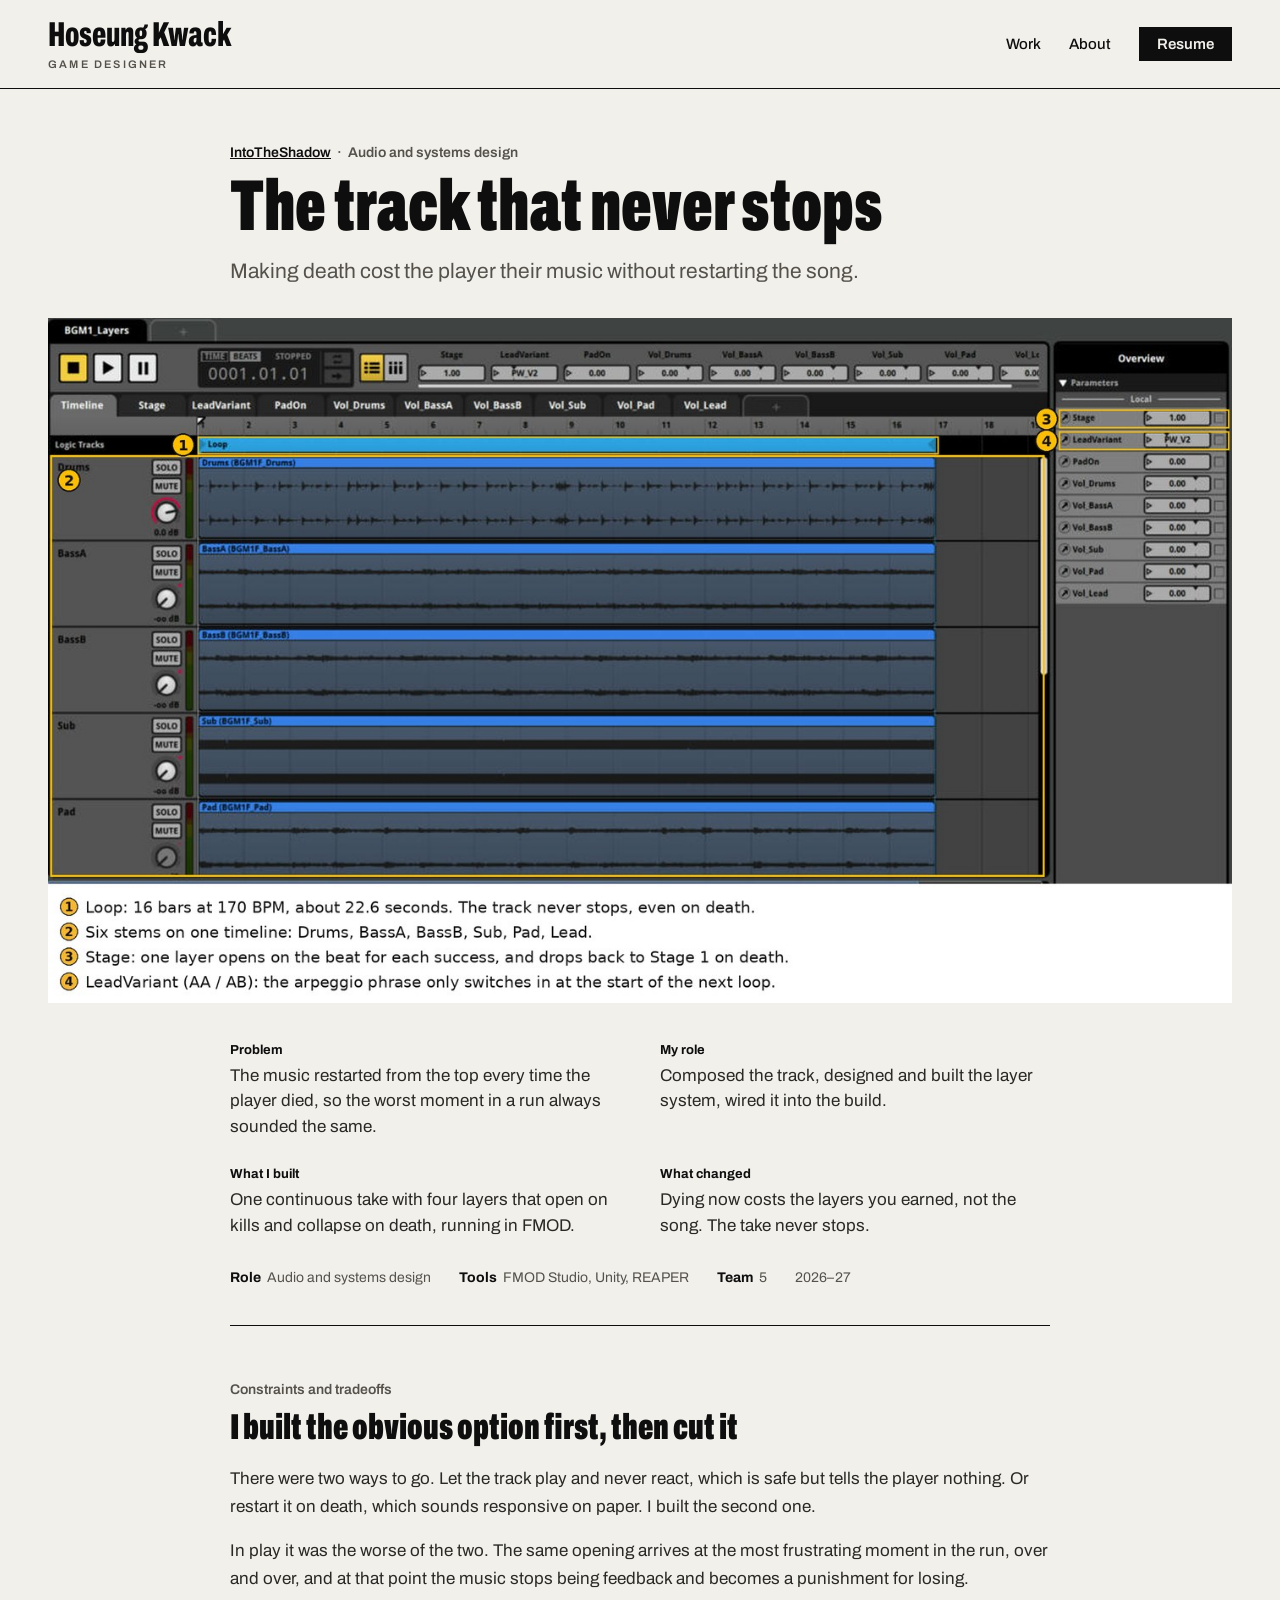
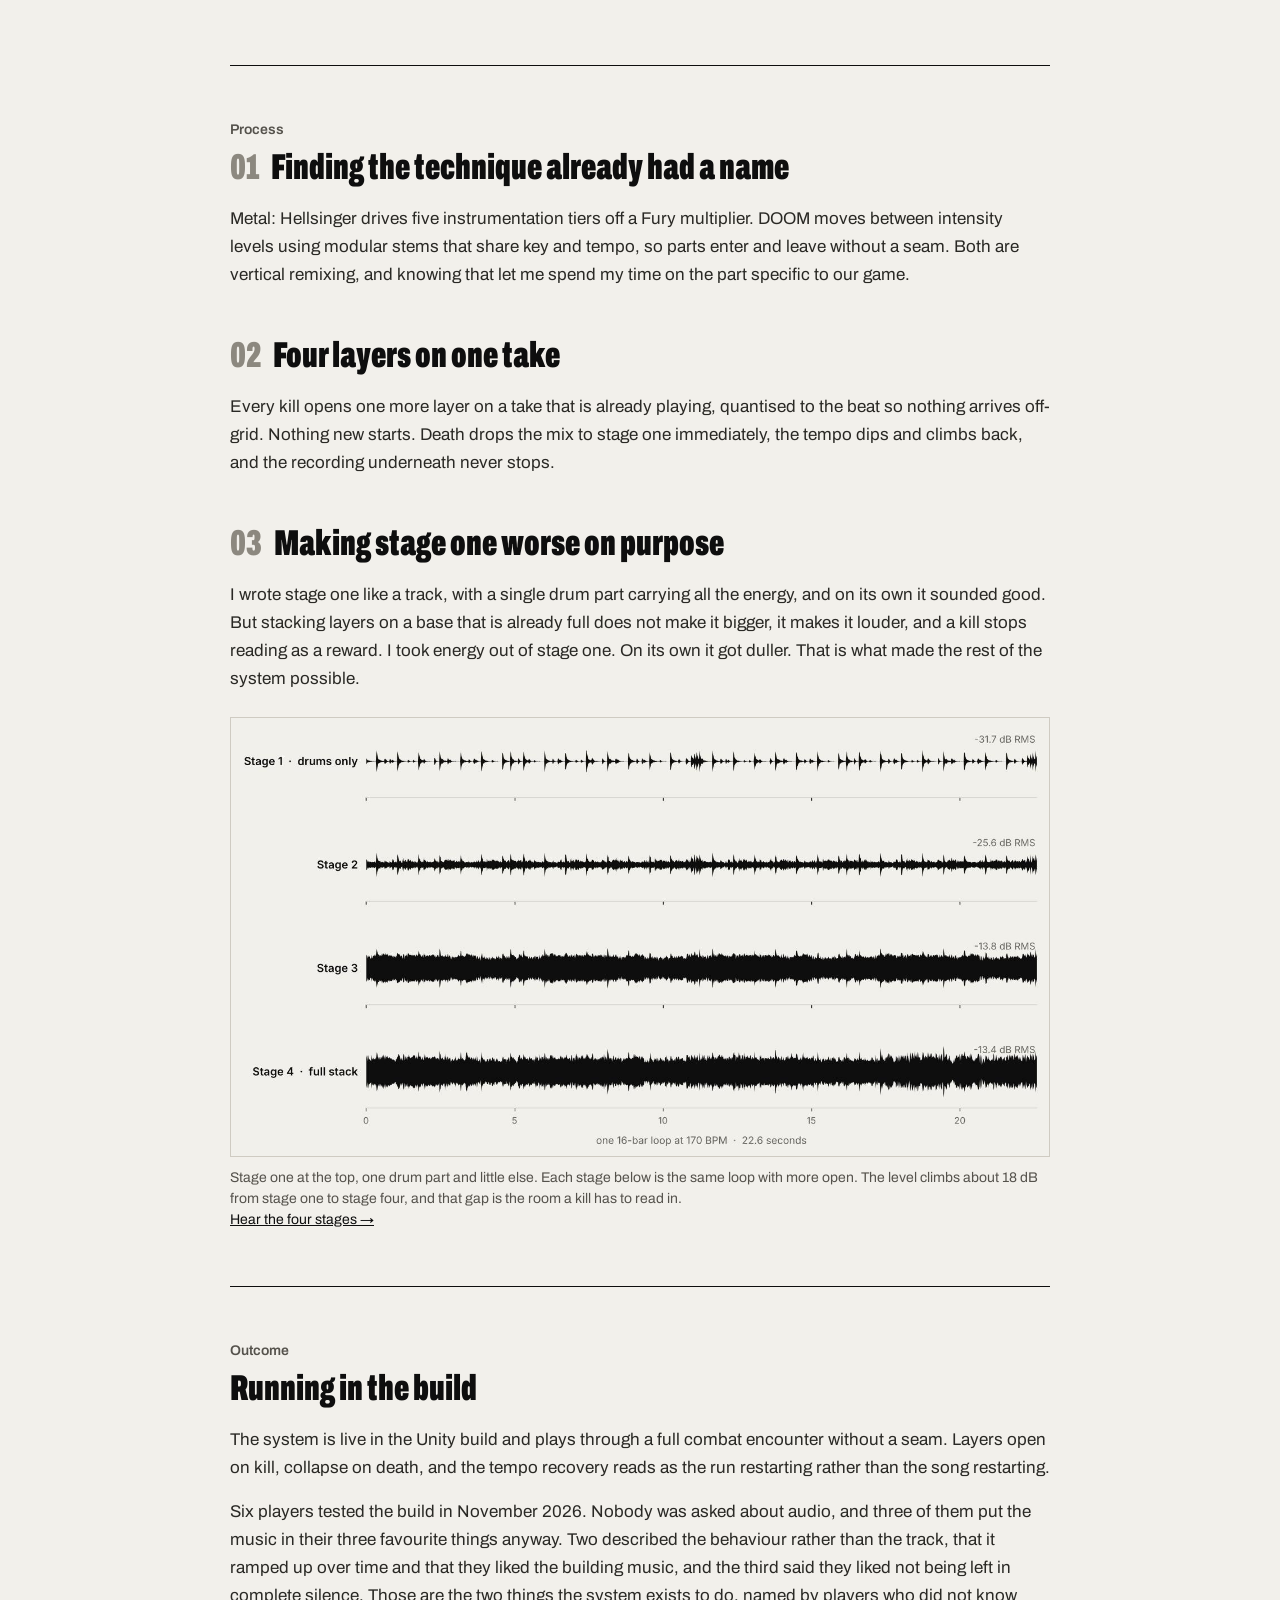
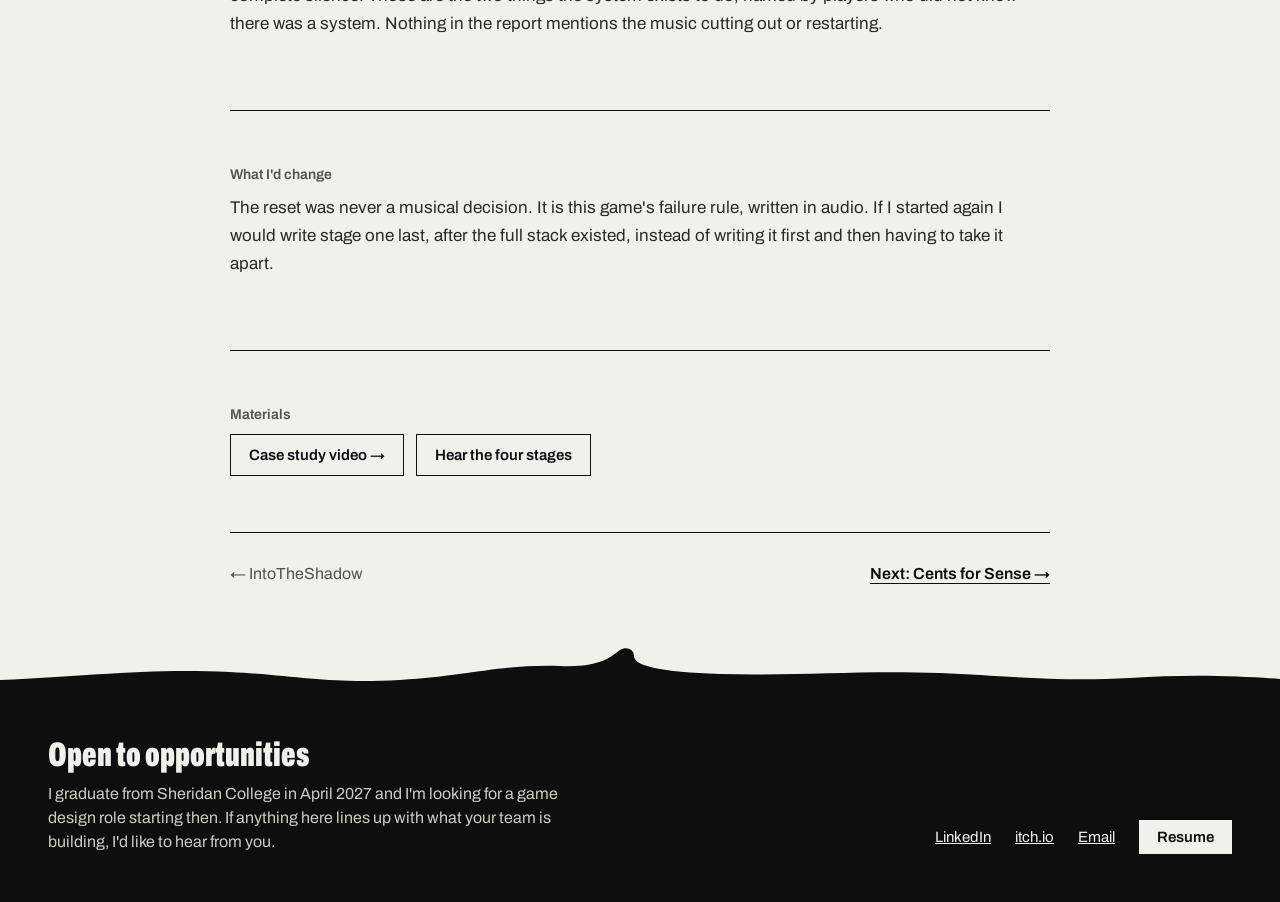
<file: work/its-adaptive-music.html>
<!doctype html>
<html lang="en">
<head>
<meta charset="utf-8">
<meta name="viewport" content="width=device-width, initial-scale=1">
<title>The track that never stops | IntoTheShadow | Hoseung Kwack</title>
<meta name="description" content="How IntoTheShadow's adaptive music makes death cost the player their layers, not the song.">
<link rel="preconnect" href="https://fonts.googleapis.com">
<link rel="preconnect" href="https://fonts.gstatic.com" crossorigin>
<link href="https://fonts.googleapis.com/css2?family=Archivo:wdth,wght@62..125,100..900&display=swap" rel="stylesheet">
<link rel="stylesheet" href="../css/style.css">
</head>
<body>

<header class="bar">
  <a href="../index.html" class="brand">Hoseung Kwack<span class="brand-role">Game Designer</span></a>
  <nav class="nav" aria-label="Main">
    <a href="../index.html#work">Work</a>
    <a href="../about.html">About</a>
    <a href="../docs/Hoseung-Kwack-Resume.pdf" class="btn">Resume</a>
  </nav>
</header>

<main>

  <div class="wrap">
    <div class="inner-narrow cs-head">
      <p class="kicker"><a href="into-the-shadow.html">IntoTheShadow</a> &nbsp;·&nbsp; Audio and systems design</p>
      <h1 class="cs-h">The track that never stops</h1>
      <p class="cs-sub">Making death cost the player their music without restarting the song.</p>
    </div>
  </div>

  <div class="wrap">
    <div class="cs-media">
      <img src="../img/its-bgm-layers.jpg" alt="The FMOD session: six stems on one looping timeline, with the Stage and LeadVariant parameters called out" width="1400" height="810">
    </div>
  </div>

  <div class="wrap">
    <div class="inner-narrow">

      <dl class="sum">
        <div>
          <dt>Problem</dt>
          <dd>The music restarted from the top every time the player died, so the worst moment in a run always sounded the same.</dd>
        </div>
        <div>
          <dt>My role</dt>
          <dd>Composed the track, designed and built the layer system, wired it into the build.</dd>
        </div>
        <div>
          <dt>What I built</dt>
          <dd>One continuous take with four layers that open on kills and collapse on death, running in FMOD.</dd>
        </div>
        <div>
          <dt>What changed</dt>
          <dd>Dying now costs the layers you earned, not the song. The take never stops.</dd>
        </div>
      </dl>

      <p class="meta">
        <span><b>Role</b>Audio and systems design</span>
        <span><b>Tools</b>FMOD Studio, Unity, REAPER</span>
        <span><b>Team</b>5</span>
        <span>2026–27</span>
      </p>

      <section class="sec">
        <p class="lbl">Constraints and tradeoffs</p>
        <h2 class="h2">I built the obvious option first, then cut it</h2>
        <p class="body">There were two ways to go. Let the track play and never react, which is safe but tells the player nothing. Or restart it on death, which sounds responsive on paper. I built the second one.</p>
        <p class="body">In play it was the worse of the two. The same opening arrives at the most frustrating moment in the run, over and over, and at that point the music stops being feedback and becomes a punishment for losing.</p>
      </section>

      <section class="sec">
        <p class="lbl">Process</p>

        <div class="step">
          <h2 class="h2"><span class="sn">01</span>Finding the technique already had a name</h2>
          <p class="body">Metal: Hellsinger drives five instrumentation tiers off a Fury multiplier. DOOM moves between intensity levels using modular stems that share key and tempo, so parts enter and leave without a seam. Both are vertical remixing, and knowing that let me spend my time on the part specific to our game.</p>
        </div>

        <div class="step">
          <h2 class="h2"><span class="sn">02</span>Four layers on one take</h2>
          <p class="body">Every kill opens one more layer on a take that is already playing, quantised to the beat so nothing arrives off-grid. Nothing new starts. Death drops the mix to stage one immediately, the tempo dips and climbs back, and the recording underneath never stops.</p>
          
        </div>

        <div class="step">
          <h2 class="h2"><span class="sn">03</span>Making stage one worse on purpose</h2>
          <p class="body">I wrote stage one like a track, with a single drum part carrying all the energy, and on its own it sounded good. But stacking layers on a base that is already full does not make it bigger, it makes it louder, and a kill stops reading as a reward. I took energy out of stage one. On its own it got duller. That is what made the rest of the system possible.</p>
          <figure class="fig">
            <img src="../img/its-bgm-stages.jpg" alt="Four waveforms on the same 22.6 second loop. Stage one is sparse single drum hits; each stage below it is denser, rising from -31.7 to -13.4 dB RMS" width="1456" height="780" loading="lazy">
            <figcaption>Stage one at the top, one drum part and little else. Each stage below is the same loop with more open. The level climbs about 18 dB from stage one to stage four, and that gap is the room a kill has to read in. <a href="https://www.youtube.com/watch?v=cnwSK6h8WIU">Hear the four stages &rarr;</a></figcaption>
          </figure>
        </div>
      </section>

      <section class="sec">
        <p class="lbl">Outcome</p>
        <h2 class="h2">Running in the build</h2>
        <p class="body">The system is live in the Unity build and plays through a full combat encounter without a seam. Layers open on kill, collapse on death, and the tempo recovery reads as the run restarting rather than the song restarting.</p>
        <p class="body">Six players tested the build in November 2026. Nobody was asked about audio, and three of them put the music in their three favourite things anyway. Two described the behaviour rather than the track, that it ramped up over time and that they liked the building music, and the third said they liked not being left in complete silence. Those are the two things the system exists to do, named by players who did not know there was a system. Nothing in the report mentions the music cutting out or restarting.</p>
      </section>

      <section class="sec">
        <p class="lbl">What I'd change</p>
        <p class="body">The reset was never a musical decision. It is this game's failure rule, written in audio. If I started again I would write stage one last, after the full stack existed, instead of writing it first and then having to take it apart.</p>
      </section>

      <section class="sec">
        <p class="lbl">Materials</p>
        <div class="mats">
          <a href="https://www.youtube.com/watch?v=fnK5XM_zE0E" class="mat">Case study video &rarr;</a>
          <a href="https://www.youtube.com/watch?v=cnwSK6h8WIU" class="mat">Hear the four stages</a>
        </div>
      </section>

      <nav class="pager" aria-label="Case studies">
        <a href="into-the-shadow.html">← IntoTheShadow</a>
        <a href="cents-for-sense.html">Next: Cents for Sense →</a>
      </nav>

    </div>
  </div>

</main>

<footer id="about" class="site-foot" style="margin-top: 0">
  <svg viewBox="0 0 1280 60" preserveAspectRatio="none" aria-hidden="true"><path fill="#0E0E0E" d="M0,60 L0,34 C90,30 150,22 230,26 C300,30 330,38 400,34 C470,30 500,18 560,20 C600,22 612,10 620,4 C626,0 634,3 634,10 C634,20 660,26 720,28 C800,30 860,24 940,27 C1010,30 1060,36 1130,32 C1190,28 1240,30 1280,33 L1280,60 Z"/></svg>
  <div class="foot">
    <div>
      <h2>Open to opportunities</h2>
      <p>I graduate from Sheridan College in April 2027 and I'm looking for a game design role starting then. If anything here lines up with what your team is building, I'd like to hear from you.</p>
    </div>
    <div class="foot-links">
      <a href="https://www.linkedin.com/in/hoseung-kwack/">LinkedIn</a>
      <a href="https://hoseung-kwack.itch.io/">itch.io</a>
      <a href="mailto:hoseungkwack@gmail.com">Email</a>
      <a href="../docs/Hoseung-Kwack-Resume.pdf" class="btn btn-light">Resume</a>
    </div>
  </div>
</footer>

</body>
</html>
</file>
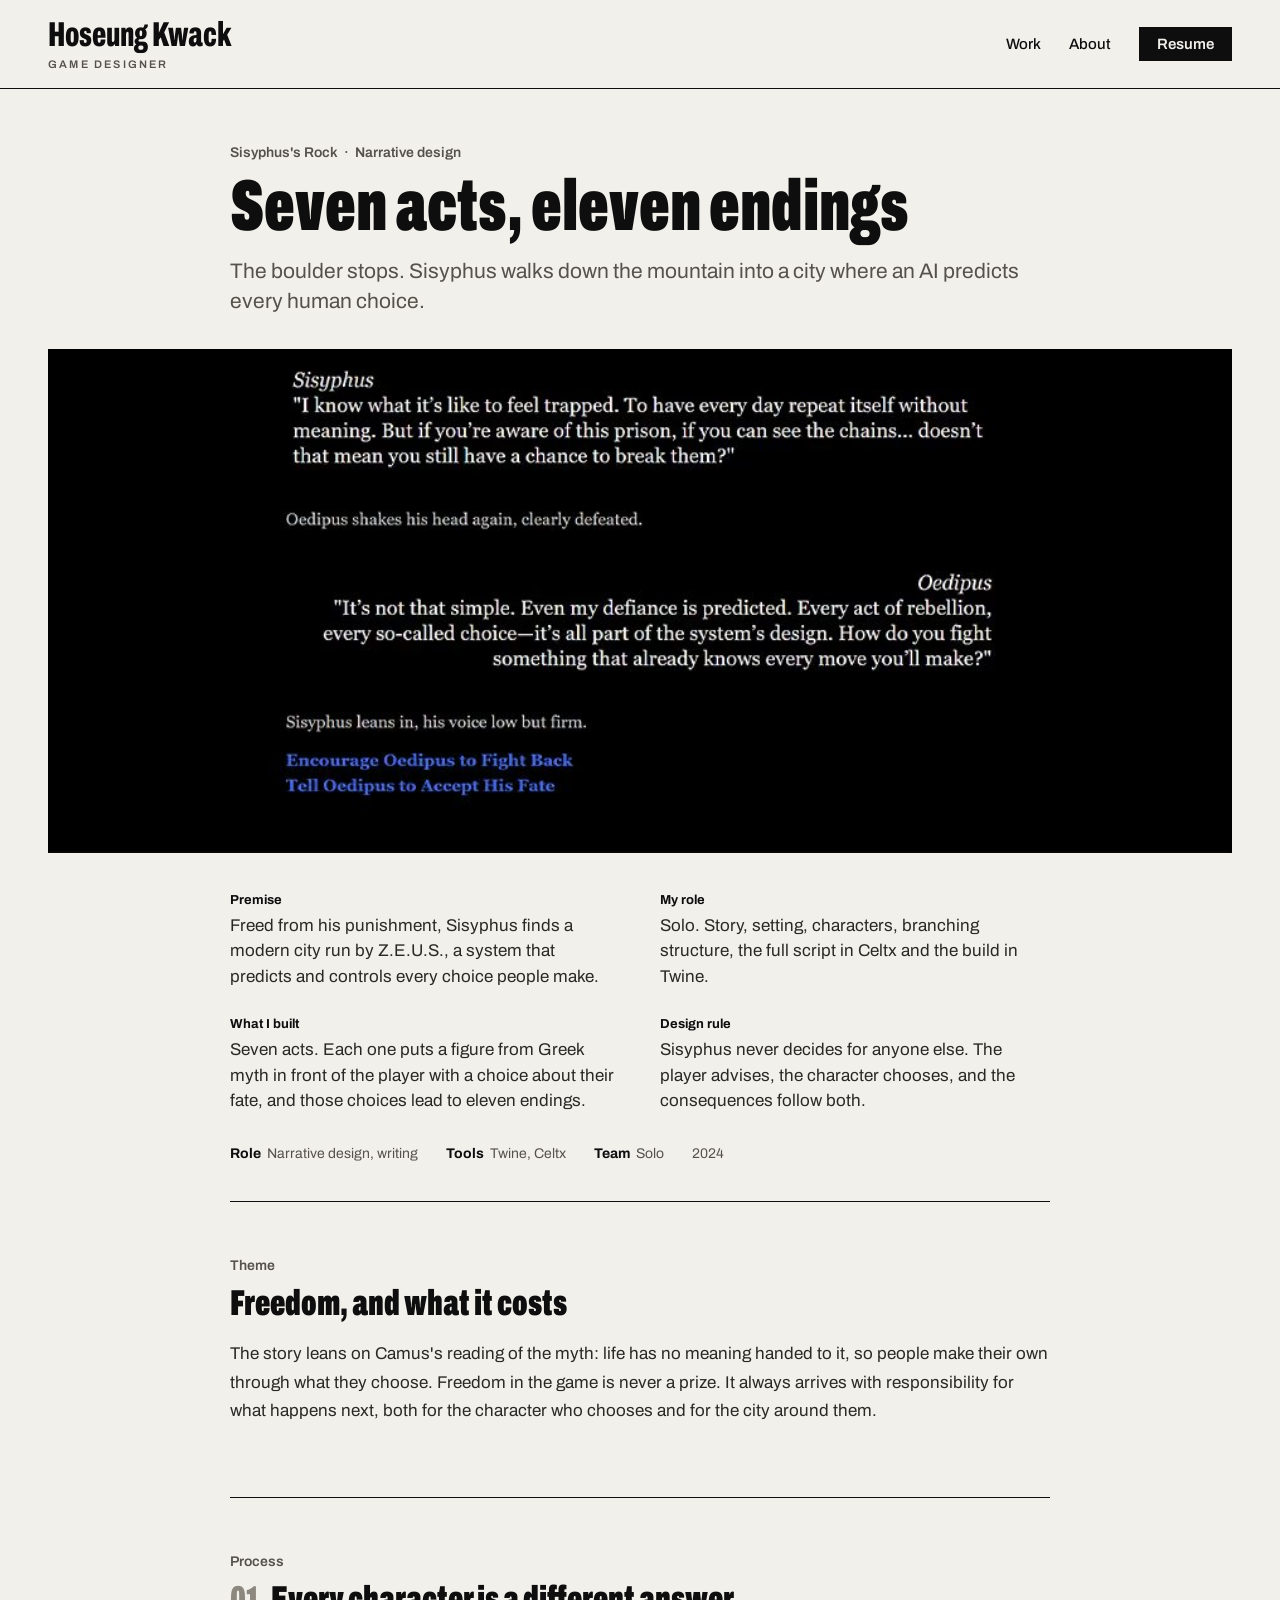
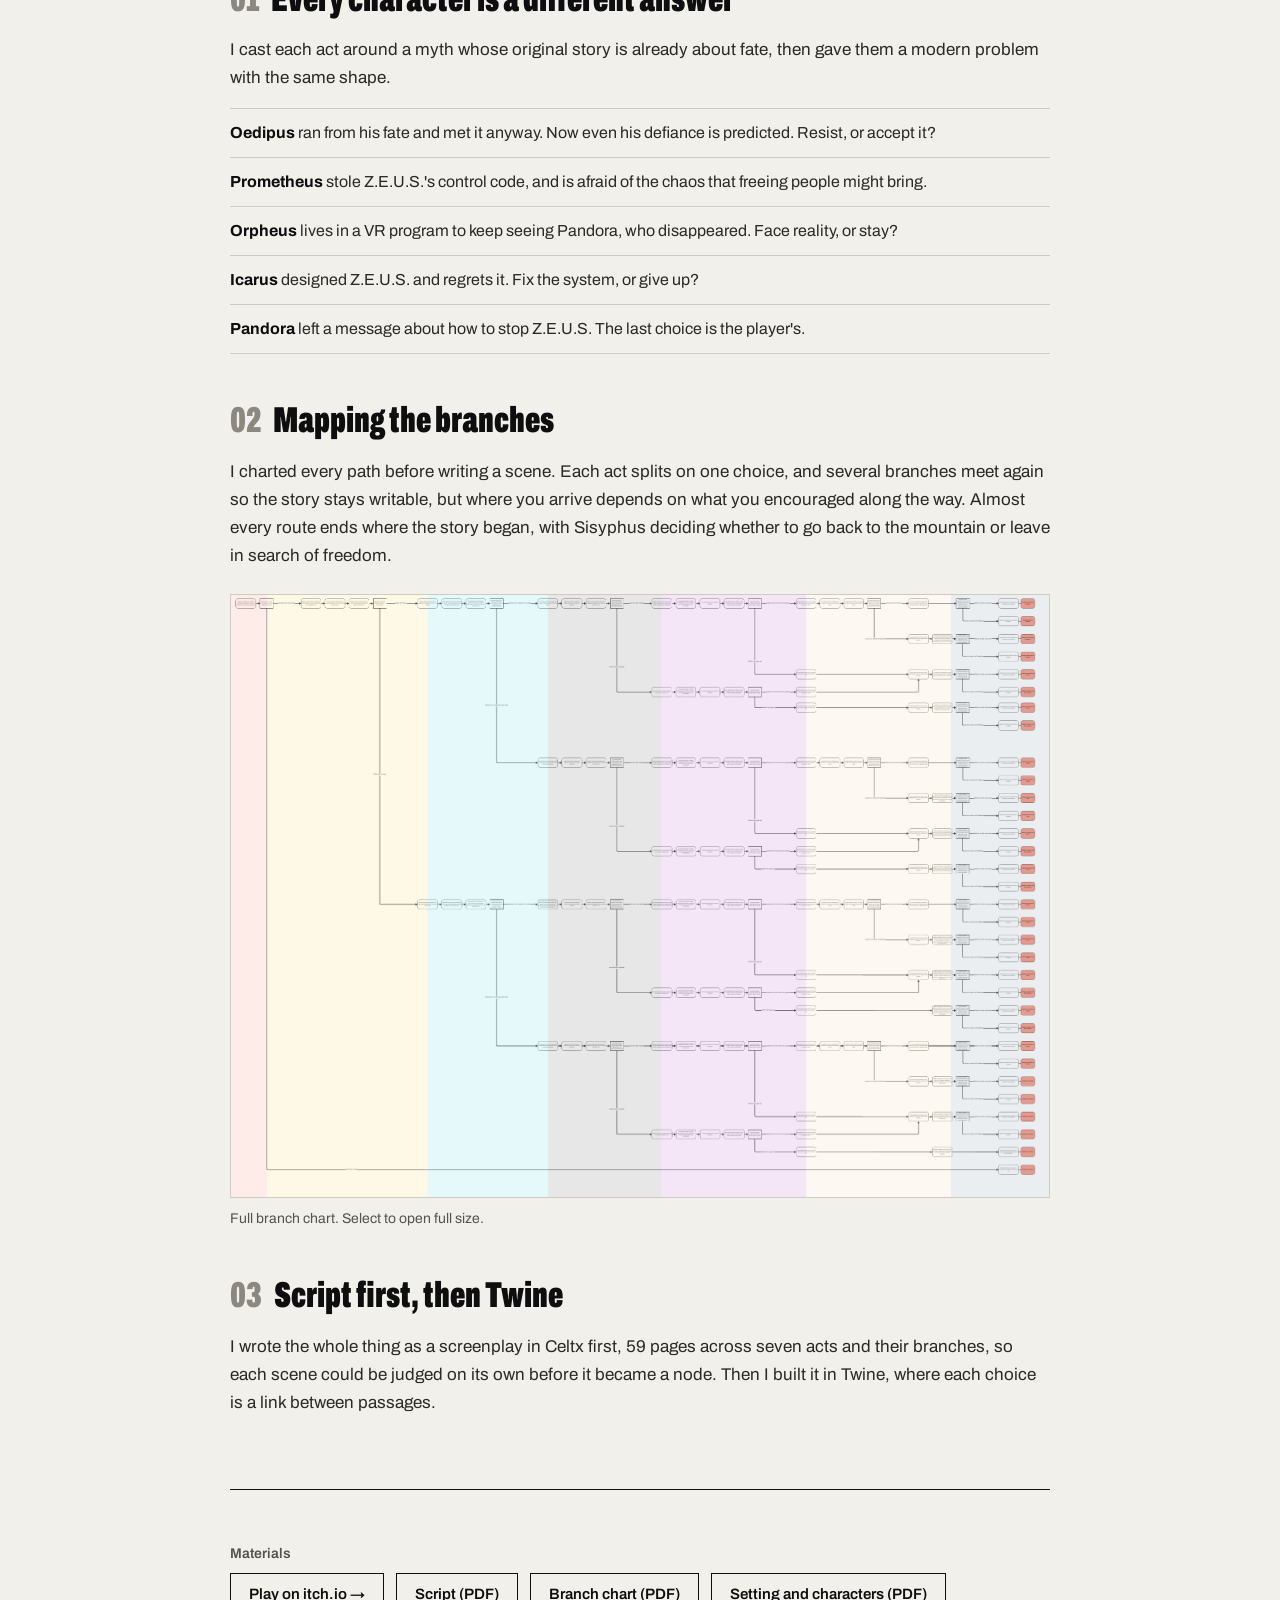
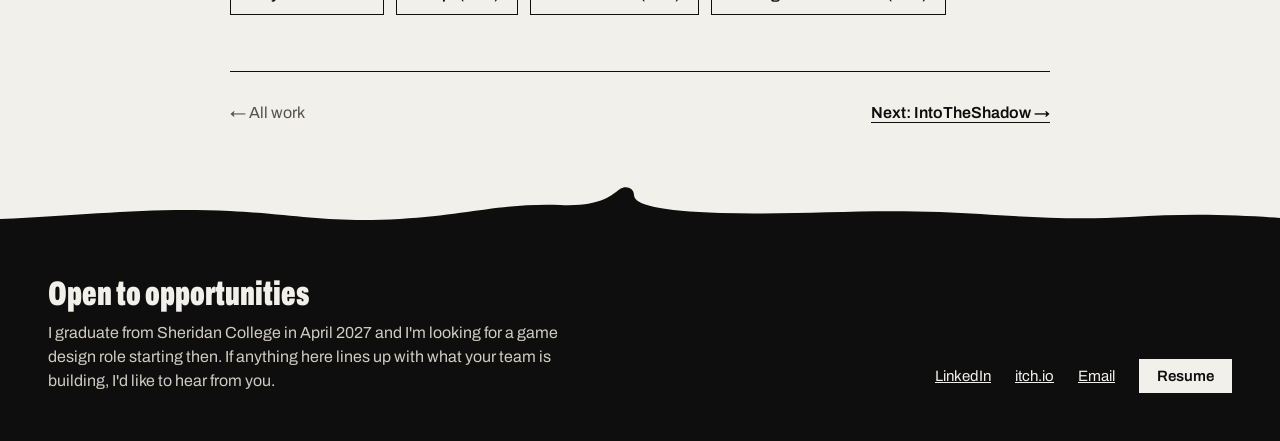
<file: work/sisyphus.html>
<!doctype html>
<html lang="en">
<head>
<meta charset="utf-8">
<meta name="viewport" content="width=device-width, initial-scale=1">
<title>Seven acts, eleven endings | Sisyphus's Rock | Hoseung Kwack</title>
<meta name="description" content="A branching Twine narrative that sends Sisyphus into a city run by an AI that predicts every human choice.">
<link rel="preconnect" href="https://fonts.googleapis.com">
<link rel="preconnect" href="https://fonts.gstatic.com" crossorigin>
<link href="https://fonts.googleapis.com/css2?family=Archivo:wdth,wght@62..125,100..900&display=swap" rel="stylesheet">
<link rel="stylesheet" href="../css/style.css">
</head>
<body>

<header class="bar">
  <a href="../index.html" class="brand">Hoseung Kwack<span class="brand-role">Game Designer</span></a>
  <nav class="nav" aria-label="Main">
    <a href="../index.html#work">Work</a>
    <a href="../about.html">About</a>
    <a href="../docs/Hoseung-Kwack-Resume.pdf" class="btn">Resume</a>
  </nav>
</header>

<main>

  <div class="wrap">
    <div class="inner-narrow cs-head">
      <p class="kicker">Sisyphus's Rock &nbsp;·&nbsp; Narrative design</p>
      <h1 class="cs-h">Seven acts, eleven endings</h1>
      <p class="cs-sub">The boulder stops. Sisyphus walks down the mountain into a city where an AI predicts every human choice.</p>
    </div>
  </div>

  <div class="wrap">
    <div class="cs-media">
      <img src="../img/sisyphus-twine.jpg" alt="Twine passage: Sisyphus and Oedipus argue about whether a predicted act of defiance still counts, with two choices below" width="940" height="400">
    </div>
  </div>

  <div class="wrap">
    <div class="inner-narrow">

      <dl class="sum">
        <div>
          <dt>Premise</dt>
          <dd>Freed from his punishment, Sisyphus finds a modern city run by Z.E.U.S., a system that predicts and controls every choice people make.</dd>
        </div>
        <div>
          <dt>My role</dt>
          <dd>Solo. Story, setting, characters, branching structure, the full script in Celtx and the build in Twine.</dd>
        </div>
        <div>
          <dt>What I built</dt>
          <dd>Seven acts. Each one puts a figure from Greek myth in front of the player with a choice about their fate, and those choices lead to eleven endings.</dd>
        </div>
        <div>
          <dt>Design rule</dt>
          <dd>Sisyphus never decides for anyone else. The player advises, the character chooses, and the consequences follow both.</dd>
        </div>
      </dl>

      <p class="meta">
        <span><b>Role</b>Narrative design, writing</span>
        <span><b>Tools</b>Twine, Celtx</span>
        <span><b>Team</b>Solo</span>
        <span>2024</span>
      </p>

      <section class="sec">
        <p class="lbl">Theme</p>
        <h2 class="h2">Freedom, and what it costs</h2>
        <p class="body">The story leans on Camus's reading of the myth: life has no meaning handed to it, so people make their own through what they choose. Freedom in the game is never a prize. It always arrives with responsibility for what happens next, both for the character who chooses and for the city around them.</p>
      </section>

      <section class="sec">
        <p class="lbl">Process</p>

        <div class="step">
          <h2 class="h2"><span class="sn">01</span>Every character is a different answer</h2>
          <p class="body">I cast each act around a myth whose original story is already about fate, then gave them a modern problem with the same shape.</p>
          <ul class="facts">
            <li><b>Oedipus</b> ran from his fate and met it anyway. Now even his defiance is predicted. Resist, or accept it?</li>
            <li><b>Prometheus</b> stole Z.E.U.S.'s control code, and is afraid of the chaos that freeing people might bring.</li>
            <li><b>Orpheus</b> lives in a VR program to keep seeing Pandora, who disappeared. Face reality, or stay?</li>
            <li><b>Icarus</b> designed Z.E.U.S. and regrets it. Fix the system, or give up?</li>
            <li><b>Pandora</b> left a message about how to stop Z.E.U.S. The last choice is the player's.</li>
          </ul>
        </div>

        <div class="step">
          <h2 class="h2"><span class="sn">02</span>Mapping the branches</h2>
          <p class="body">I charted every path before writing a scene. Each act splits on one choice, and several branches meet again so the story stays writable, but where you arrive depends on what you encouraged along the way. Almost every route ends where the story began, with Sisyphus deciding whether to go back to the mountain or leave in search of freedom.</p>
          <figure class="fig">
            <a href="../img/sisyphus-branch-chart.png"><img src="../img/sisyphus-branch-chart.png" alt="Branch chart showing each act's choice and the eleven endings" width="2016" height="1482" loading="lazy"></a>
            <figcaption>Full branch chart. Select to open full size.</figcaption>
          </figure>
        </div>

        <div class="step">
          <h2 class="h2"><span class="sn">03</span>Script first, then Twine</h2>
          <p class="body">I wrote the whole thing as a screenplay in Celtx first, 59 pages across seven acts and their branches, so each scene could be judged on its own before it became a node. Then I built it in Twine, where each choice is a link between passages.</p>
        </div>
      </section>

      <section class="sec">
        <p class="lbl">Materials</p>
        <div class="mats">
          <a href="https://hoseung-kwack.itch.io/sisyphus" class="mat">Play on itch.io →</a>
          <a href="../docs/Sisyphus_Script.pdf" class="mat">Script (PDF)</a>
          <a href="../docs/Sisyphus_Plot.pdf" class="mat">Branch chart (PDF)</a>
          <a href="../docs/Sisyphus_Setting.pdf" class="mat">Setting and characters (PDF)</a>
        </div>
      </section>

      <nav class="pager" aria-label="Case studies">
        <a href="../index.html#work">← All work</a>
        <a href="into-the-shadow.html">Next: IntoTheShadow →</a>
      </nav>

    </div>
  </div>

</main>

<footer id="about" class="site-foot" style="margin-top: 0">
  <svg viewBox="0 0 1280 60" preserveAspectRatio="none" aria-hidden="true"><path fill="#0E0E0E" d="M0,60 L0,34 C90,30 150,22 230,26 C300,30 330,38 400,34 C470,30 500,18 560,20 C600,22 612,10 620,4 C626,0 634,3 634,10 C634,20 660,26 720,28 C800,30 860,24 940,27 C1010,30 1060,36 1130,32 C1190,28 1240,30 1280,33 L1280,60 Z"/></svg>
  <div class="foot">
    <div>
      <h2>Open to opportunities</h2>
      <p>I graduate from Sheridan College in April 2027 and I'm looking for a game design role starting then. If anything here lines up with what your team is building, I'd like to hear from you.</p>
    </div>
    <div class="foot-links">
      <a href="https://www.linkedin.com/in/hoseung-kwack/">LinkedIn</a>
      <a href="https://hoseung-kwack.itch.io/">itch.io</a>
      <a href="mailto:hoseungkwack@gmail.com">Email</a>
      <a href="../docs/Hoseung-Kwack-Resume.pdf" class="btn btn-light">Resume</a>
    </div>
  </div>
</footer>

</body>
</html>
</file>
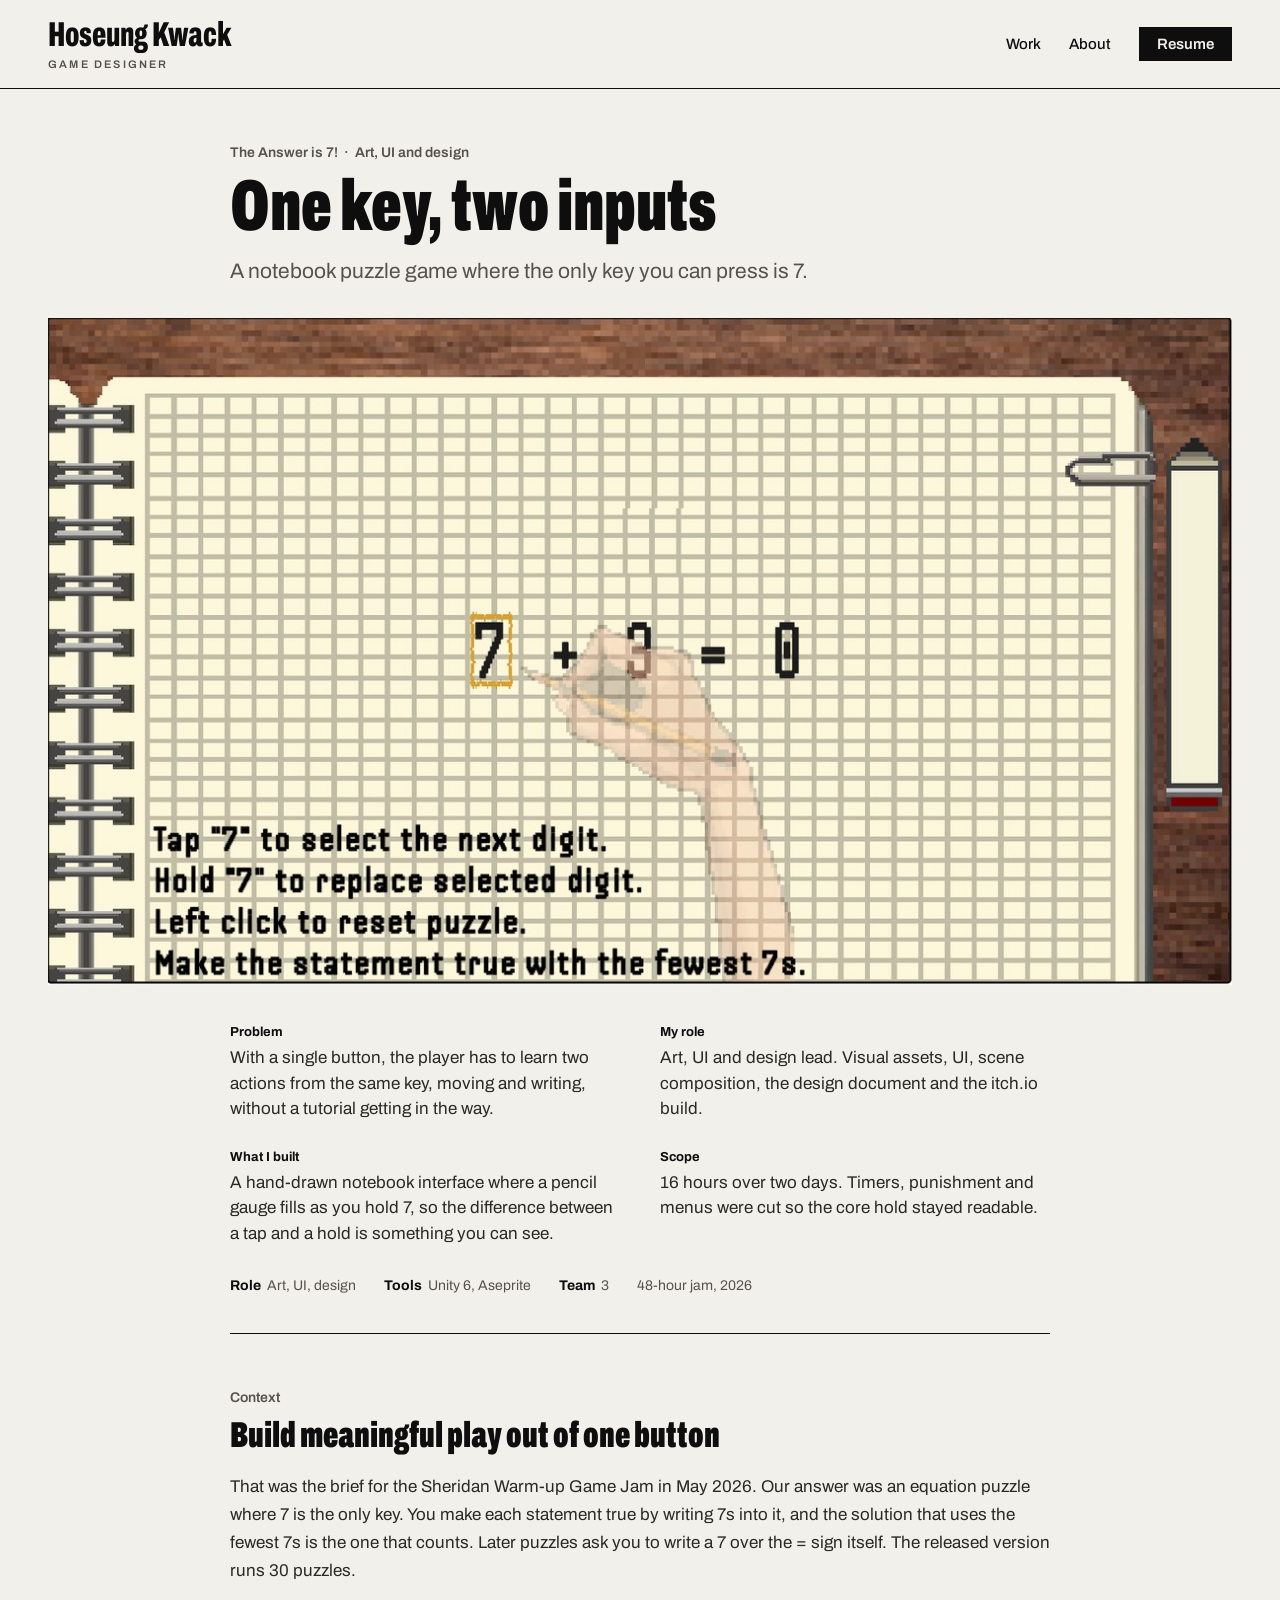
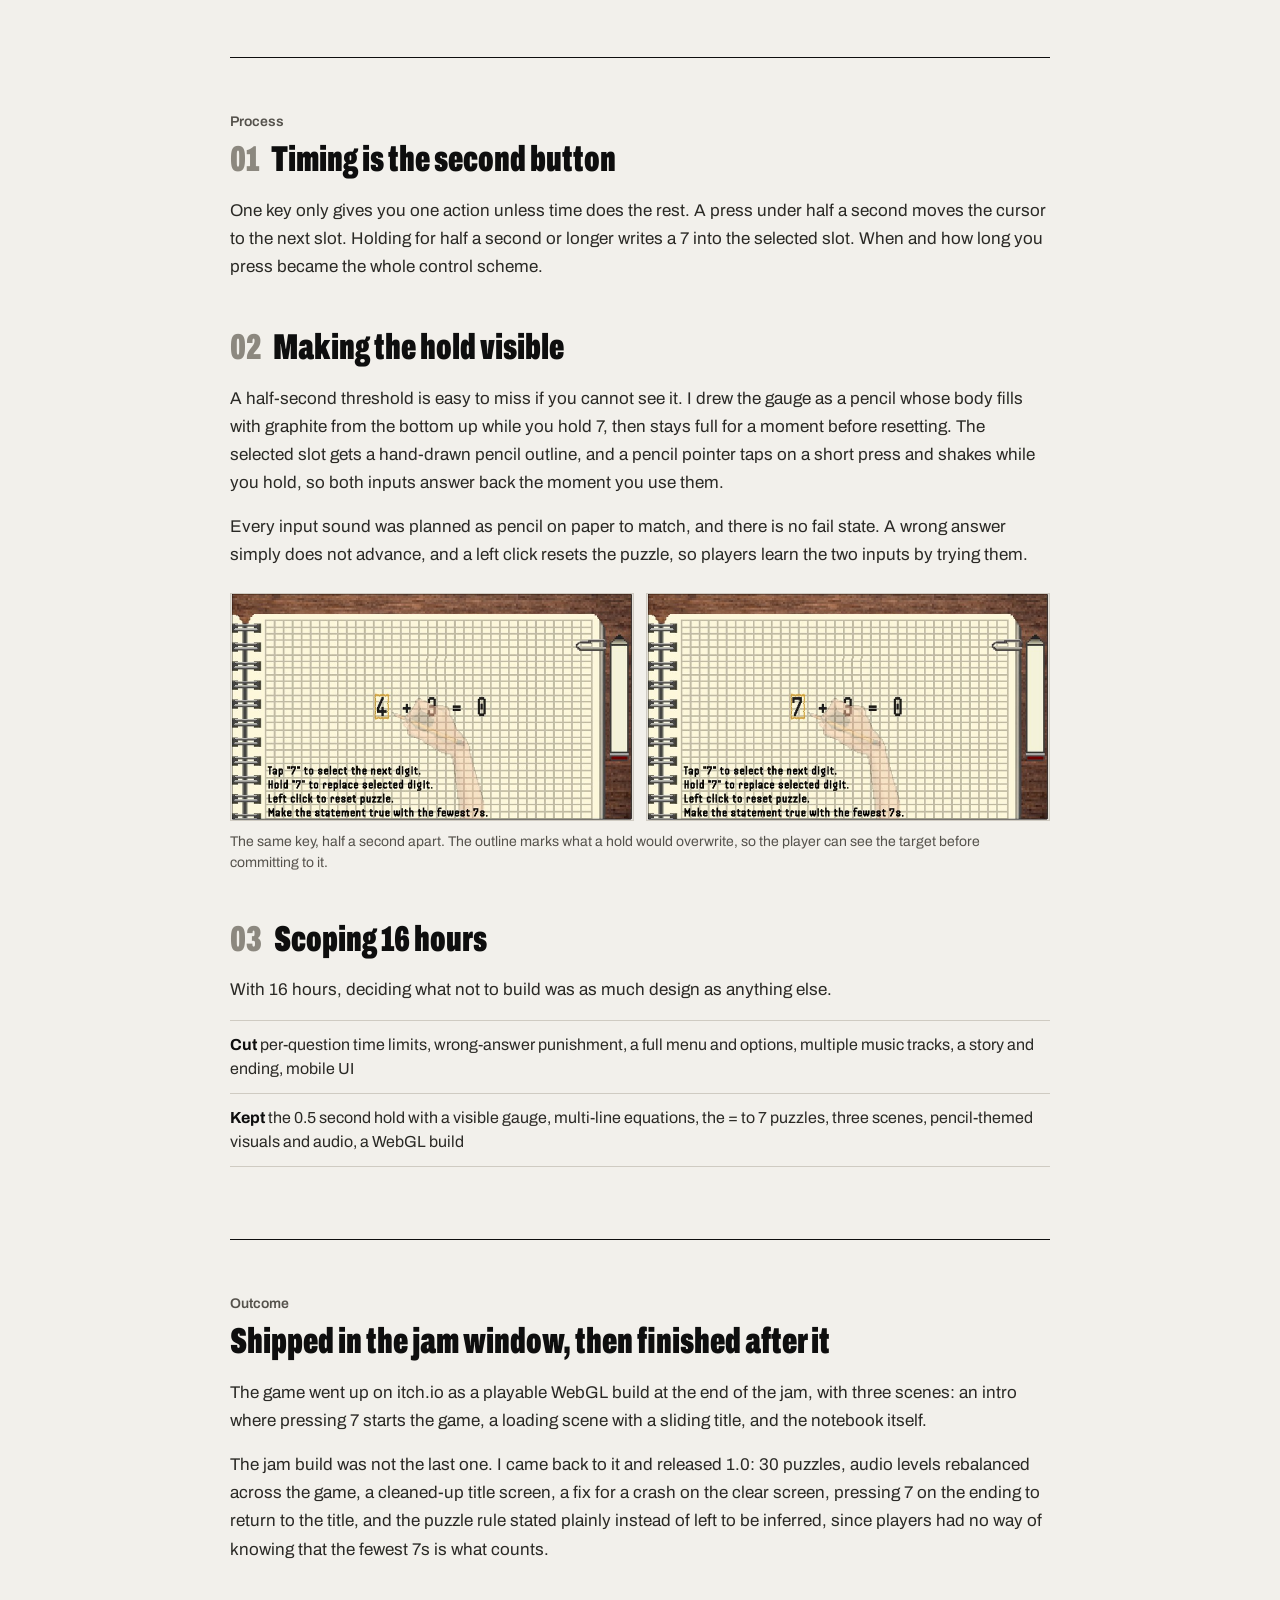
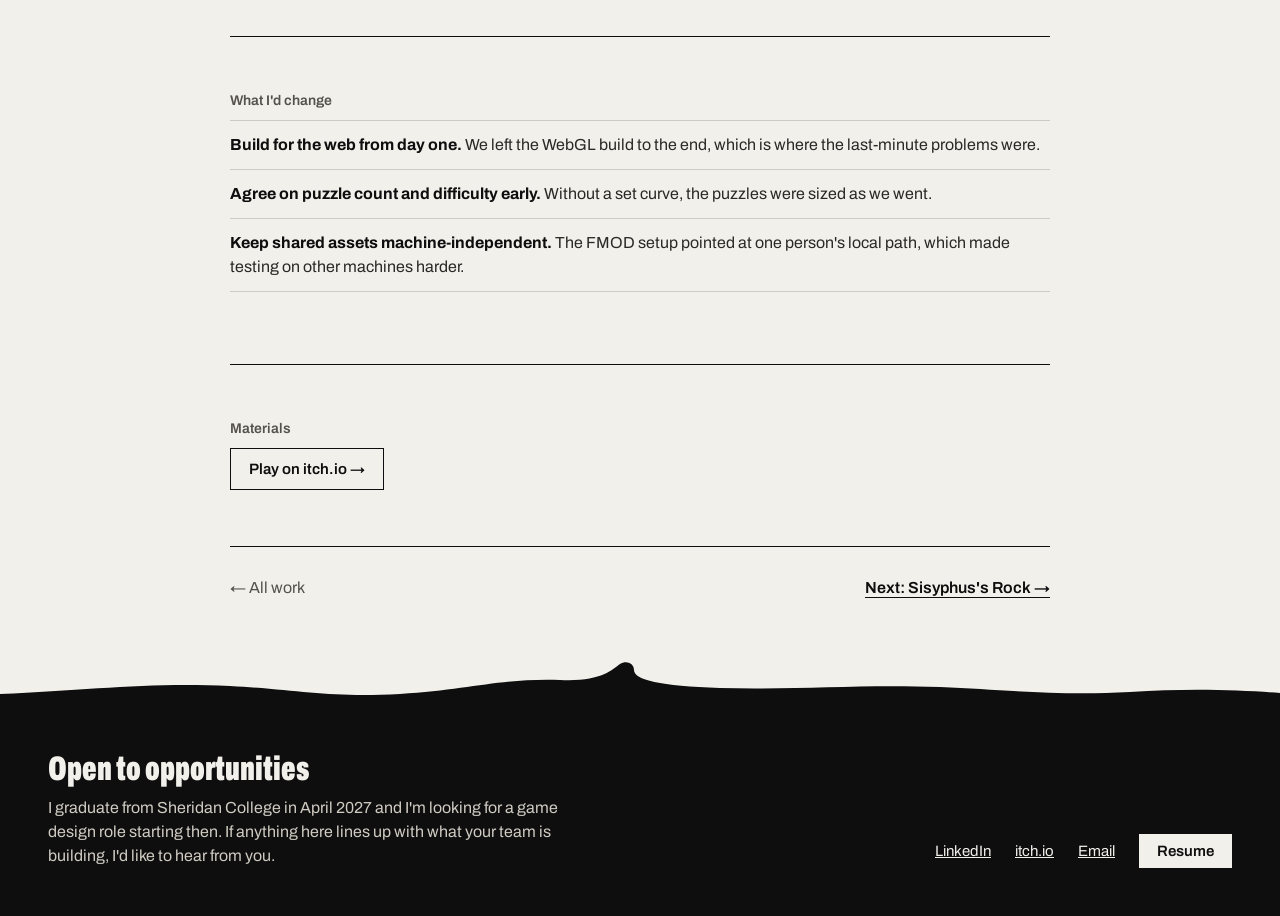
<file: work/the-answer-is-7.html>
<!doctype html>
<html lang="en">
<head>
<meta charset="utf-8">
<meta name="viewport" content="width=device-width, initial-scale=1">
<title>One key, two inputs | The Answer is 7! | Hoseung Kwack</title>
<meta name="description" content="A notebook puzzle game where the only key is 7. Tap to move, hold to write.">
<link rel="preconnect" href="https://fonts.googleapis.com">
<link rel="preconnect" href="https://fonts.gstatic.com" crossorigin>
<link href="https://fonts.googleapis.com/css2?family=Archivo:wdth,wght@62..125,100..900&display=swap" rel="stylesheet">
<link rel="stylesheet" href="../css/style.css">
</head>
<body>

<header class="bar">
  <a href="../index.html" class="brand">Hoseung Kwack<span class="brand-role">Game Designer</span></a>
  <nav class="nav" aria-label="Main">
    <a href="../index.html#work">Work</a>
    <a href="../about.html">About</a>
    <a href="../docs/Hoseung-Kwack-Resume.pdf" class="btn">Resume</a>
  </nav>
</header>

<main>

  <div class="wrap">
    <div class="inner-narrow cs-head">
      <p class="kicker">The Answer is 7! &nbsp;·&nbsp; Art, UI and design</p>
      <h1 class="cs-h">One key, two inputs</h1>
      <p class="cs-sub">A notebook puzzle game where the only key you can press is 7.</p>
    </div>
  </div>

  <div class="wrap">
    <div class="cs-media">
      <img src="../img/ta7-puzzle.jpg" alt="The notebook puzzle screen: grid paper on a wooden desk, the equation 7 + 3 = 0 with the first slot outlined, and the pencil gauge standing at the right edge" width="1200" height="676">
    </div>
  </div>

  <div class="wrap">
    <div class="inner-narrow">

      <dl class="sum">
        <div>
          <dt>Problem</dt>
          <dd>With a single button, the player has to learn two actions from the same key, moving and writing, without a tutorial getting in the way.</dd>
        </div>
        <div>
          <dt>My role</dt>
          <dd>Art, UI and design lead. Visual assets, UI, scene composition, the design document and the itch.io build.</dd>
        </div>
        <div>
          <dt>What I built</dt>
          <dd>A hand-drawn notebook interface where a pencil gauge fills as you hold 7, so the difference between a tap and a hold is something you can see.</dd>
        </div>
        <div>
          <dt>Scope</dt>
          <dd>16 hours over two days. Timers, punishment and menus were cut so the core hold stayed readable.</dd>
        </div>
      </dl>

      <p class="meta">
        <span><b>Role</b>Art, UI, design</span>
        <span><b>Tools</b>Unity 6, Aseprite</span>
        <span><b>Team</b>3</span>
        <span>48-hour jam, 2026</span>
      </p>

      <section class="sec">
        <p class="lbl">Context</p>
        <h2 class="h2">Build meaningful play out of one button</h2>
        <p class="body">That was the brief for the Sheridan Warm-up Game Jam in May 2026. Our answer was an equation puzzle where 7 is the only key. You make each statement true by writing 7s into it, and the solution that uses the fewest 7s is the one that counts. Later puzzles ask you to write a 7 over the = sign itself. The released version runs 30 puzzles.</p>
      </section>

      <section class="sec">
        <p class="lbl">Process</p>

        <div class="step">
          <h2 class="h2"><span class="sn">01</span>Timing is the second button</h2>
          <p class="body">One key only gives you one action unless time does the rest. A press under half a second moves the cursor to the next slot. Holding for half a second or longer writes a 7 into the selected slot. When and how long you press became the whole control scheme.</p>
        </div>

        <div class="step">
          <h2 class="h2"><span class="sn">02</span>Making the hold visible</h2>
          <p class="body">A half-second threshold is easy to miss if you cannot see it. I drew the gauge as a pencil whose body fills with graphite from the bottom up while you hold 7, then stays full for a moment before resetting. The selected slot gets a hand-drawn pencil outline, and a pencil pointer taps on a short press and shakes while you hold, so both inputs answer back the moment you use them.</p>
          <p class="body">Every input sound was planned as pencil on paper to match, and there is no fail state. A wrong answer simply does not advance, and a left click resets the puzzle, so players learn the two inputs by trying them.</p>
          <figure class="fig">
            <div class="shots shots-2">
              <img src="../img/ta7-before.jpg" alt="The first puzzle before any input: 4 + 3 = 0, with a pencil outline around the 4" width="760" height="428" loading="lazy">
              <img src="../img/ta7-after.jpg" alt="The same puzzle after holding 7: the 4 has become a 7, still outlined" width="760" height="428" loading="lazy">
            </div>
            <figcaption>The same key, half a second apart. The outline marks what a hold would overwrite, so the player can see the target before committing to it.</figcaption>
          </figure>
        </div>

        <div class="step">
          <h2 class="h2"><span class="sn">03</span>Scoping 16 hours</h2>
          <p class="body">With 16 hours, deciding what not to build was as much design as anything else.</p>
          <ul class="facts">
            <li><b>Cut</b> per-question time limits, wrong-answer punishment, a full menu and options, multiple music tracks, a story and ending, mobile UI</li>
            <li><b>Kept</b> the 0.5 second hold with a visible gauge, multi-line equations, the = to 7 puzzles, three scenes, pencil-themed visuals and audio, a WebGL build</li>
          </ul>
        </div>
      </section>

      <section class="sec">
        <p class="lbl">Outcome</p>
        <h2 class="h2">Shipped in the jam window, then finished after it</h2>
        <p class="body">The game went up on itch.io as a playable WebGL build at the end of the jam, with three scenes: an intro where pressing 7 starts the game, a loading scene with a sliding title, and the notebook itself.</p>
        <p class="body">The jam build was not the last one. I came back to it and released 1.0: 30 puzzles, audio levels rebalanced across the game, a cleaned-up title screen, a fix for a crash on the clear screen, pressing 7 on the ending to return to the title, and the puzzle rule stated plainly instead of left to be inferred, since players had no way of knowing that the fewest 7s is what counts.</p>
      </section>

      <section class="sec">
        <p class="lbl">What I'd change</p>
        <ul class="facts">
          <li><b>Build for the web from day one.</b> We left the WebGL build to the end, which is where the last-minute problems were.</li>
          <li><b>Agree on puzzle count and difficulty early.</b> Without a set curve, the puzzles were sized as we went.</li>
          <li><b>Keep shared assets machine-independent.</b> The FMOD setup pointed at one person's local path, which made testing on other machines harder.</li>
        </ul>
      </section>

      <section class="sec">
        <p class="lbl">Materials</p>
        <div class="mats">
          <a href="https://hoseung-kwack.itch.io/the-answer-is-7" class="mat">Play on itch.io →</a>
        </div>
      </section>

      <nav class="pager" aria-label="Case studies">
        <a href="../index.html#work">← All work</a>
        <a href="sisyphus.html">Next: Sisyphus's Rock →</a>
      </nav>

    </div>
  </div>

</main>

<footer id="about" class="site-foot" style="margin-top: 0">
  <svg viewBox="0 0 1280 60" preserveAspectRatio="none" aria-hidden="true"><path fill="#0E0E0E" d="M0,60 L0,34 C90,30 150,22 230,26 C300,30 330,38 400,34 C470,30 500,18 560,20 C600,22 612,10 620,4 C626,0 634,3 634,10 C634,20 660,26 720,28 C800,30 860,24 940,27 C1010,30 1060,36 1130,32 C1190,28 1240,30 1280,33 L1280,60 Z"/></svg>
  <div class="foot">
    <div>
      <h2>Open to opportunities</h2>
      <p>I graduate from Sheridan College in April 2027 and I'm looking for a game design role starting then. If anything here lines up with what your team is building, I'd like to hear from you.</p>
    </div>
    <div class="foot-links">
      <a href="https://www.linkedin.com/in/hoseung-kwack/">LinkedIn</a>
      <a href="https://hoseung-kwack.itch.io/">itch.io</a>
      <a href="mailto:hoseungkwack@gmail.com">Email</a>
      <a href="../docs/Hoseung-Kwack-Resume.pdf" class="btn btn-light">Resume</a>
    </div>
  </div>
</footer>

</body>
</html>
</file>
<file: css/style.css>
/* Hoseung Kwack portfolio. Ink skin. */

:root {
  --paper: #F2F0EB;
  --ink: #0E0E0E;
  --text: #2A2925;
  --muted: #55524C;
  --faint: #5E5A53;
  --rule: #0E0E0E;
  --ph: #E3E0D9;
  --ph-line: #CFCBC2;
  --pad: clamp(20px, 5vw, 48px);
}

* { box-sizing: border-box; }
html { -webkit-text-size-adjust: 100%; }
body { margin: 0; background: var(--paper); color: var(--ink); font-family: 'Archivo', system-ui, sans-serif; }
img { max-width: 100%; }
a { color: var(--ink); }
a:hover { color: var(--muted); }
a:focus-visible { outline: 2px solid var(--ink); outline-offset: 3px; }

.cond { font-stretch: 62%; }

/* top bar */
.bar { display: flex; flex-wrap: wrap; gap: 12px 16px; align-items: center; justify-content: space-between; padding: 18px var(--pad); border-bottom: 1px solid var(--rule); }
.brand { font-stretch: 62%; font-weight: 800; font-size: clamp(26px, 2.7vw, 36px); line-height: 1; text-decoration: none; display: inline-flex; flex-direction: column; gap: 6px; }
.brand-role { font-stretch: 100%; font-weight: 600; font-size: 11px; letter-spacing: 0.2em; text-transform: uppercase; color: var(--muted); }
.nav { display: flex; gap: 28px; align-items: center; font-size: 15px; font-weight: 500; }
.nav a { text-decoration: none; }
.btn { display: inline-block; color: var(--paper); background: var(--ink); padding: 9px 18px; text-decoration: none; font-weight: 600; }
.btn:hover { color: var(--paper); background: #333; }
.btn-light { color: var(--ink); background: var(--paper); }
.btn-light:hover { color: var(--ink); background: #CFCBC2; }

/* home hero */
.hero { position: relative; overflow: hidden; display: flex; flex-wrap: wrap; align-items: flex-end; gap: 0 40px; padding: 0 var(--pad); min-height: 600px; }
.hero-txt { flex: 1 1 460px; min-width: 0; padding: 72px 0 150px; position: relative; z-index: 2; }
.kicker { margin: 0 0 12px; font-size: 14px; font-weight: 600; color: var(--muted); }
.hero-h { margin: 0 0 14px; font-weight: 900; font-size: clamp(48px, 7vw, 72px); line-height: 0.95; }
.hero-p { margin: 0 0 20px; max-width: 520px; font-size: clamp(17px, 1.6vw, 19px); line-height: 1.45; color: var(--text); }
.more { font-size: 16px; font-weight: 600; text-underline-offset: 4px; text-decoration-thickness: 2px; }
.hero-art { flex: 0 1 440px; min-width: 0; height: 600px; position: relative; z-index: 1; }
.hero-art img { position: absolute; left: 50%; bottom: 60px; height: calc(100% - 60px); max-width: 100%; width: auto; object-fit: contain; object-position: bottom; transform: translateX(-50%); }
.edge { position: absolute; left: 0; right: 0; bottom: 0; display: block; width: 100%; height: 110px; z-index: 1; }

/* layout */
.wrap { padding: 0 var(--pad); }
.inner { max-width: 1040px; margin: 0 auto; }
.inner-narrow { max-width: 820px; margin: 0 auto; }

/* work index */
.index-head { display: flex; flex-wrap: wrap; gap: 12px; justify-content: space-between; align-items: baseline; padding: 56px 0 10px; }
.index-head h2 { margin: 0; font-stretch: 62%; font-weight: 900; font-size: 28px; line-height: 1; }
.index-head p { margin: 0; font-size: 15px; color: var(--muted); }
.list { list-style: none; margin: 0; padding: 0; border-bottom: 1px solid var(--rule); }
.row { display: grid; grid-template-columns: 34px 200px minmax(0, 1fr) 110px; grid-template-areas: "num thumb text side"; gap: 0 26px; align-items: center; padding: 28px 0; border-top: 1px solid var(--rule); color: inherit; text-decoration: none; }
.row:hover { color: inherit; }
.row:hover .rt { text-decoration: underline; text-decoration-thickness: 2px; text-underline-offset: 4px; }
.rn { grid-area: num; font-stretch: 62%; font-weight: 900; font-size: 24px; line-height: 1; }
.rthumb { grid-area: thumb; width: 200px; height: 120px; object-fit: cover; display: block; background: var(--ph); }
.rtext { grid-area: text; min-width: 0; }
.rt { display: block; font-stretch: 62%; font-weight: 800; font-size: clamp(24px, 2.4vw, 28px); line-height: 1.05; margin-bottom: 6px; }
.rd { display: block; font-size: 15px; line-height: 1.45; color: #3A3833; }
.rm { display: block; font-size: 13px; color: var(--faint); margin-top: 8px; }
.rr { grid-area: side; text-align: right; font-size: 13px; line-height: 1.5; color: var(--faint); }
.rr b { display: block; font-weight: 600; color: var(--ink); }
.tools { margin: 48px 0 0; font-size: 15px; line-height: 1.6; color: var(--muted); }
.tools b { font-weight: 600; color: var(--ink); margin-right: 8px; }

/* footer */
.site-foot { margin-top: 56px; }
.site-foot svg { display: block; width: 100%; height: 60px; }
.foot { background: var(--ink); color: var(--paper); padding: 32px var(--pad) 48px; display: flex; flex-wrap: wrap; gap: 32px; justify-content: space-between; align-items: flex-end; }
.foot h2 { margin: 0 0 10px; font-stretch: 62%; font-weight: 900; font-size: 34px; line-height: 1; }
.foot p { margin: 0; max-width: 520px; font-size: 16px; line-height: 1.5; color: #CFCBC2; }
.foot-links { display: flex; flex-wrap: wrap; gap: 24px; align-items: center; font-size: 15px; }
.foot-links a { color: var(--paper); }
.foot-links a:hover { color: #CFCBC2; }
.foot-links a.btn-light { color: var(--ink); text-decoration: none; }
.foot a:focus-visible { outline-color: var(--paper); }

/* case study */
.cs-head { padding: 56px 0 32px; }
.cs-h { margin: 0 0 16px; font-stretch: 62%; font-weight: 900; font-size: clamp(44px, 6.4vw, 72px); line-height: 0.95; }
.cs-sub { margin: 0; font-size: clamp(18px, 1.8vw, 21px); line-height: 1.45; color: var(--muted); }
.cs-media { max-width: 1184px; margin: 0 auto; }
.cs-media video, .cs-media img { display: block; width: 100%; height: auto; }
.ph { background: var(--ph); border: 1px solid var(--ph-line); display: flex; align-items: center; justify-content: center; text-align: center; padding: 0 16px; font-size: 14px; color: var(--muted); }
.ph-hero { height: 560px; }
.ph-step { height: 300px; }
.sum { display: grid; grid-template-columns: repeat(2, minmax(0, 1fr)); gap: 28px 40px; padding: 40px 0 32px; margin: 0; }
.sum dt { margin: 0 0 6px; font-size: 13px; font-weight: 700; }
.sum dd { margin: 0; font-size: 17px; line-height: 1.5; color: var(--text); }
.meta { margin: 0 0 8px; display: flex; flex-wrap: wrap; gap: 6px 28px; font-size: 14px; color: var(--muted); }
.meta b { color: var(--ink); margin-right: 6px; }
.sec { padding: 56px 0; border-top: 1px solid var(--rule); }
.sec:first-of-type { margin-top: 40px; }
.lbl { margin: 0 0 12px; font-size: 14px; font-weight: 600; color: var(--muted); }
.h2 { margin: 0 0 18px; font-stretch: 62%; font-weight: 900; font-size: clamp(28px, 3.4vw, 36px); line-height: 1.05; }
.body { margin: 0 0 16px; font-size: 17px; line-height: 1.65; color: var(--text); }
.body.todo { color: #8C887F; }
.step { margin-bottom: 48px; }
.step:last-child { margin-bottom: 0; }
.sn { font-weight: 900; color: #8C887F; margin-right: 12px; }
.fig { margin: 24px 0 0; }
.fig img { display: block; width: 100%; height: auto; border: 1px solid var(--ph-line); background: var(--ph); }
.fig figcaption { margin-top: 10px; font-size: 14px; line-height: 1.5; color: var(--muted); }
.fig a { display: block; }
.shots { display: grid; grid-template-columns: repeat(3, minmax(0, 1fr)); gap: 12px; }
.shots img { aspect-ratio: 16 / 10; object-fit: cover; }
.shots-2 { grid-template-columns: repeat(2, minmax(0, 1fr)); }
.shots-2 img { aspect-ratio: 16 / 9; object-fit: contain; }
.facts { margin: 0 0 16px; padding: 0; list-style: none; border-top: 1px solid var(--ph-line); }
.facts li { padding: 12px 0; border-bottom: 1px solid var(--ph-line); font-size: 16px; line-height: 1.5; color: var(--text); }
.facts b { color: var(--ink); }
.mats { display: flex; flex-wrap: wrap; gap: 12px; }
.mat { display: inline-block; border: 1px solid var(--ink); padding: 12px 18px; font-size: 15px; font-weight: 600; text-decoration: none; }
.mat:hover { background: var(--ink); color: var(--paper); }
.pager { display: flex; flex-wrap: wrap; gap: 16px; justify-content: space-between; padding: 32px 0 64px; border-top: 1px solid var(--rule); font-size: 16px; }
.pager a:first-child { text-decoration: none; color: var(--muted); }
.pager a:last-child { font-weight: 600; text-underline-offset: 4px; }

/* about */
.about { display: grid; grid-template-columns: 300px minmax(0, 1fr); gap: 0 56px; align-items: start; padding: 56px 0 24px; }
.about-photo img { display: block; width: 100%; height: auto; background: var(--ph); }
.about-photo figcaption { margin-top: 10px; font-size: 13px; color: var(--muted); }
.about-lead { margin: 0 0 20px; font-size: clamp(19px, 1.9vw, 22px); line-height: 1.5; color: var(--ink); }
.about-cols { display: grid; grid-template-columns: repeat(2, minmax(0, 1fr)); gap: 24px 40px; }
.about-cols h3 { margin: 0 0 8px; font-size: 13px; font-weight: 700; }
.about-cols p, .about-cols ul { margin: 0; padding: 0; list-style: none; font-size: 15px; line-height: 1.6; color: var(--text); }
.nav a[aria-current="page"] { text-decoration: underline; text-underline-offset: 4px; }

/* narrow window / tablet */
@media (max-width: 1100px) {
  .hero { min-height: 520px; flex-wrap: nowrap; gap: 0 24px; }
  .hero-txt { flex: 1 1 auto; padding-bottom: 140px; }
  .hero-art { flex: 0 0 38%; height: 520px; }
  .row { grid-template-columns: 34px 200px minmax(0, 1fr); grid-template-areas: "num thumb text" "num thumb side"; gap: 10px 24px; }
  .rr { text-align: left; }
  .rr b { display: inline; margin-right: 8px; }
}

/* phone */
@media (max-width: 760px) {
  .nav { gap: 16px; font-size: 14px; }
  .brand { font-size: 24px; gap: 4px; }
  .brand-role { font-size: 10px; }
  .hero { min-height: 0; flex-wrap: wrap; }
  .hero-txt { flex: 1 1 100%; padding: 48px 0 8px; }
  .hero-art { flex: 1 1 100%; height: 340px; }
  .hero-art img { bottom: 24px; height: calc(100% - 24px); }
  .row { grid-template-columns: 28px minmax(0, 1fr); grid-template-areas: "thumb thumb" "num text" "num side"; gap: 8px 12px; padding: 24px 0; }
  .rn { font-size: 20px; align-self: start; padding-top: 4px; }
  .rthumb { width: 100%; height: auto; aspect-ratio: 5 / 3; margin-bottom: 12px; }
  .sum { grid-template-columns: minmax(0, 1fr); gap: 20px; }
  .ph-hero { height: 240px; }
  .ph-step { height: 200px; }
  .shots { grid-template-columns: minmax(0, 1fr); }
  .about { grid-template-columns: minmax(0, 1fr); gap: 28px; padding-top: 40px; }
  .about-photo { max-width: 240px; }
  .about-cols { grid-template-columns: minmax(0, 1fr); }
}

@media (prefers-reduced-motion: reduce) {
  * { scroll-behavior: auto !important; }
}
</file>
